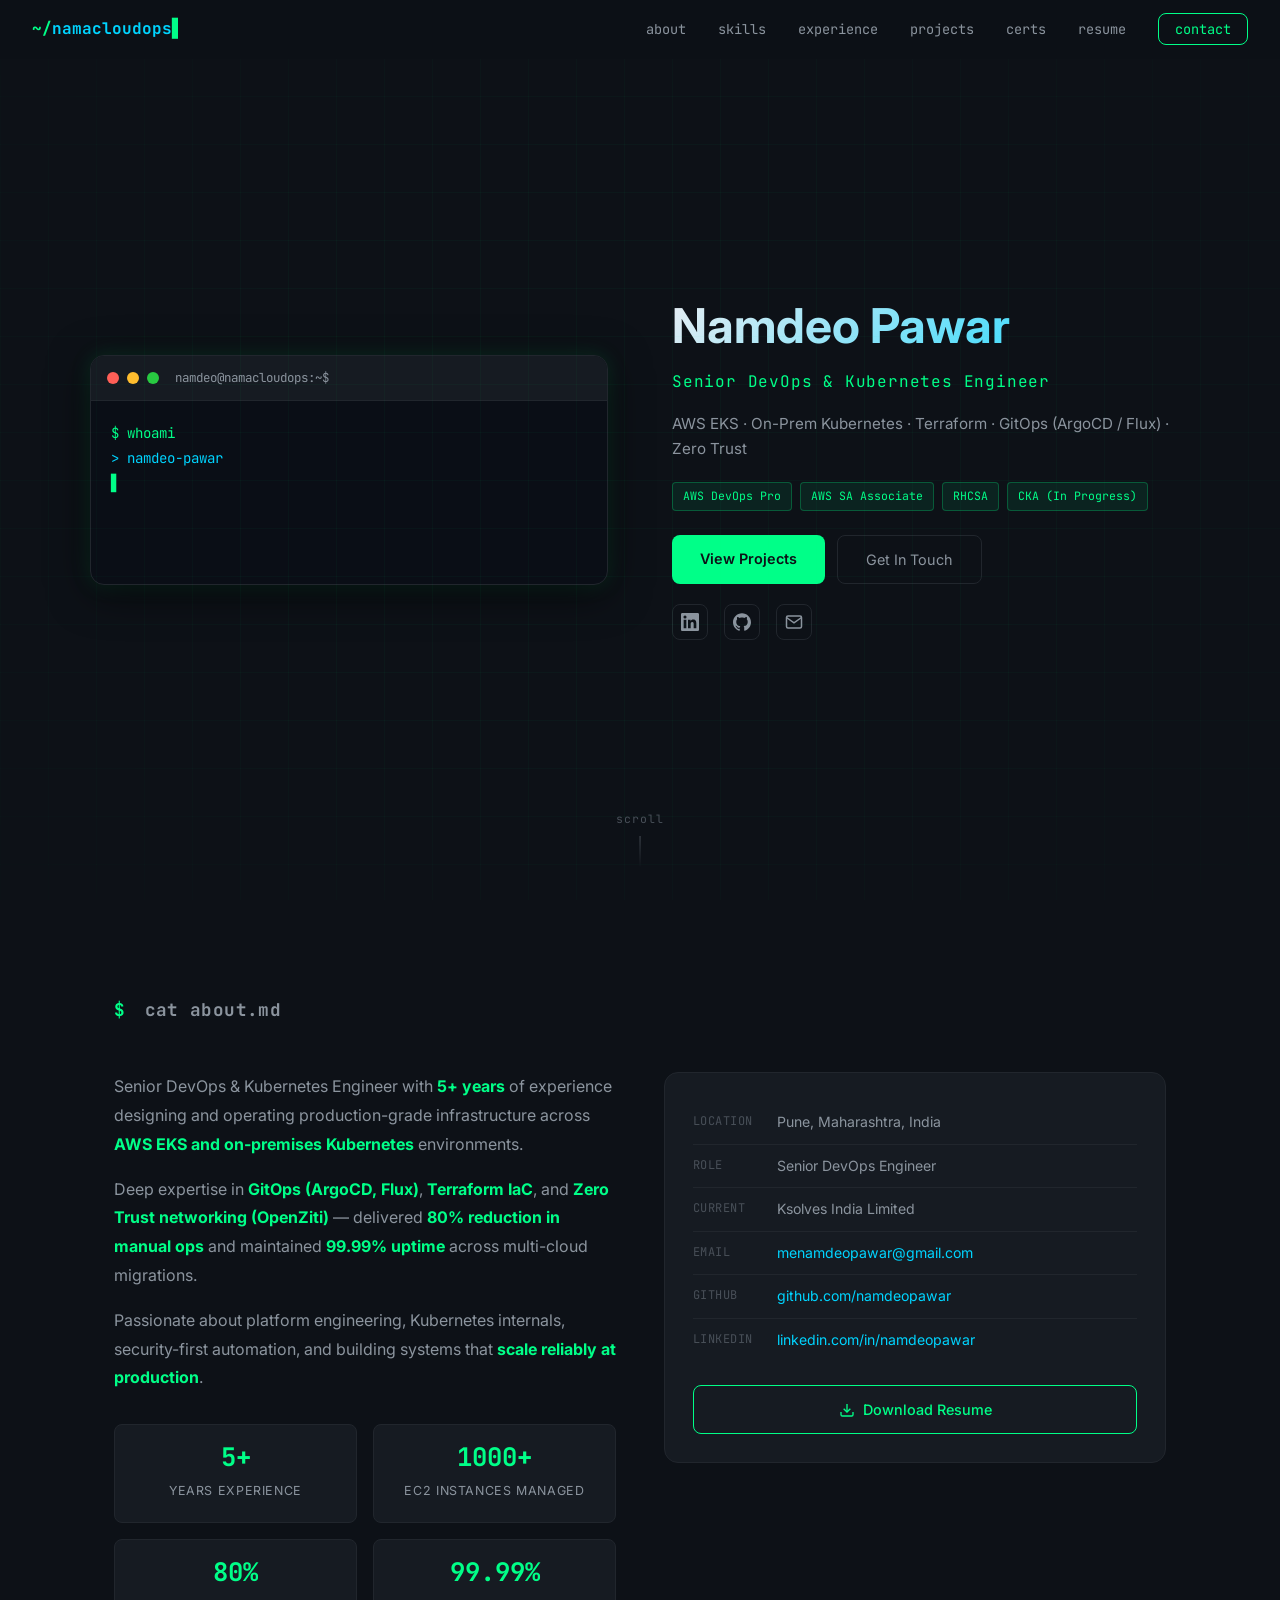
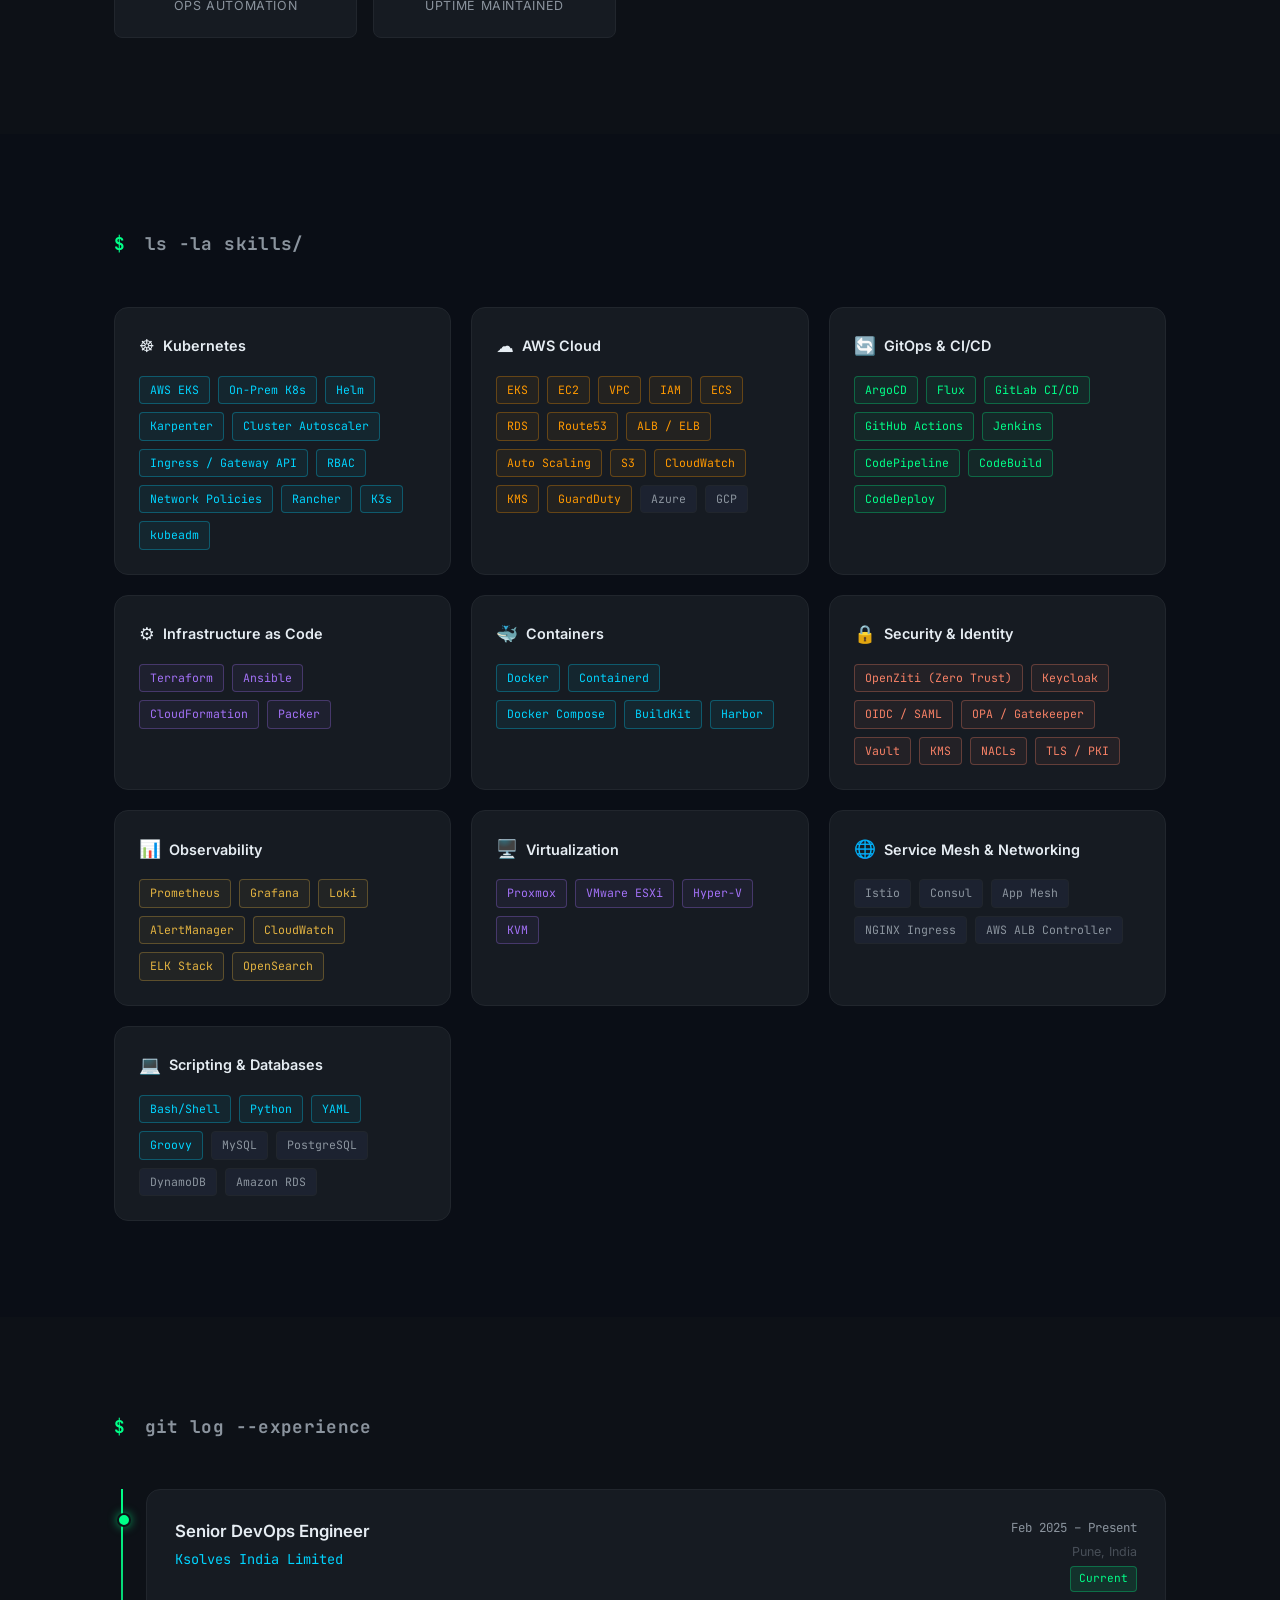
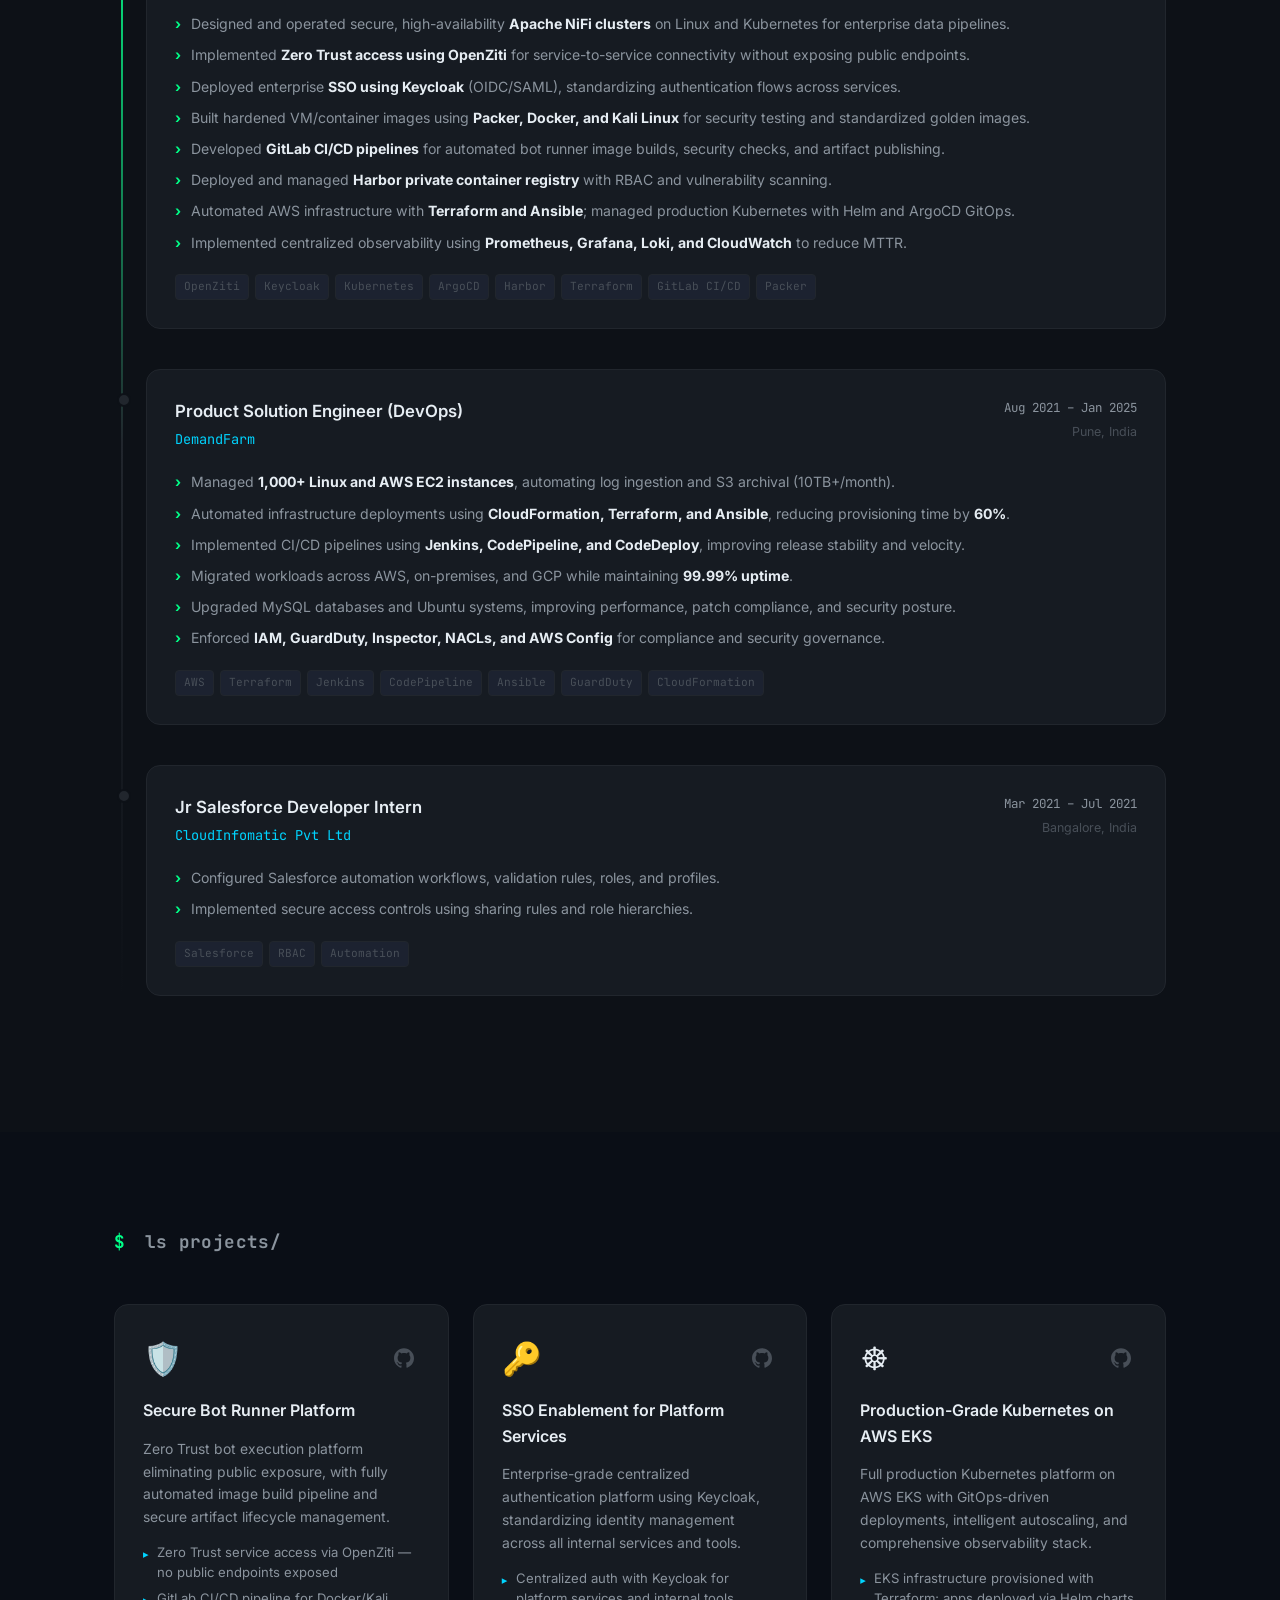
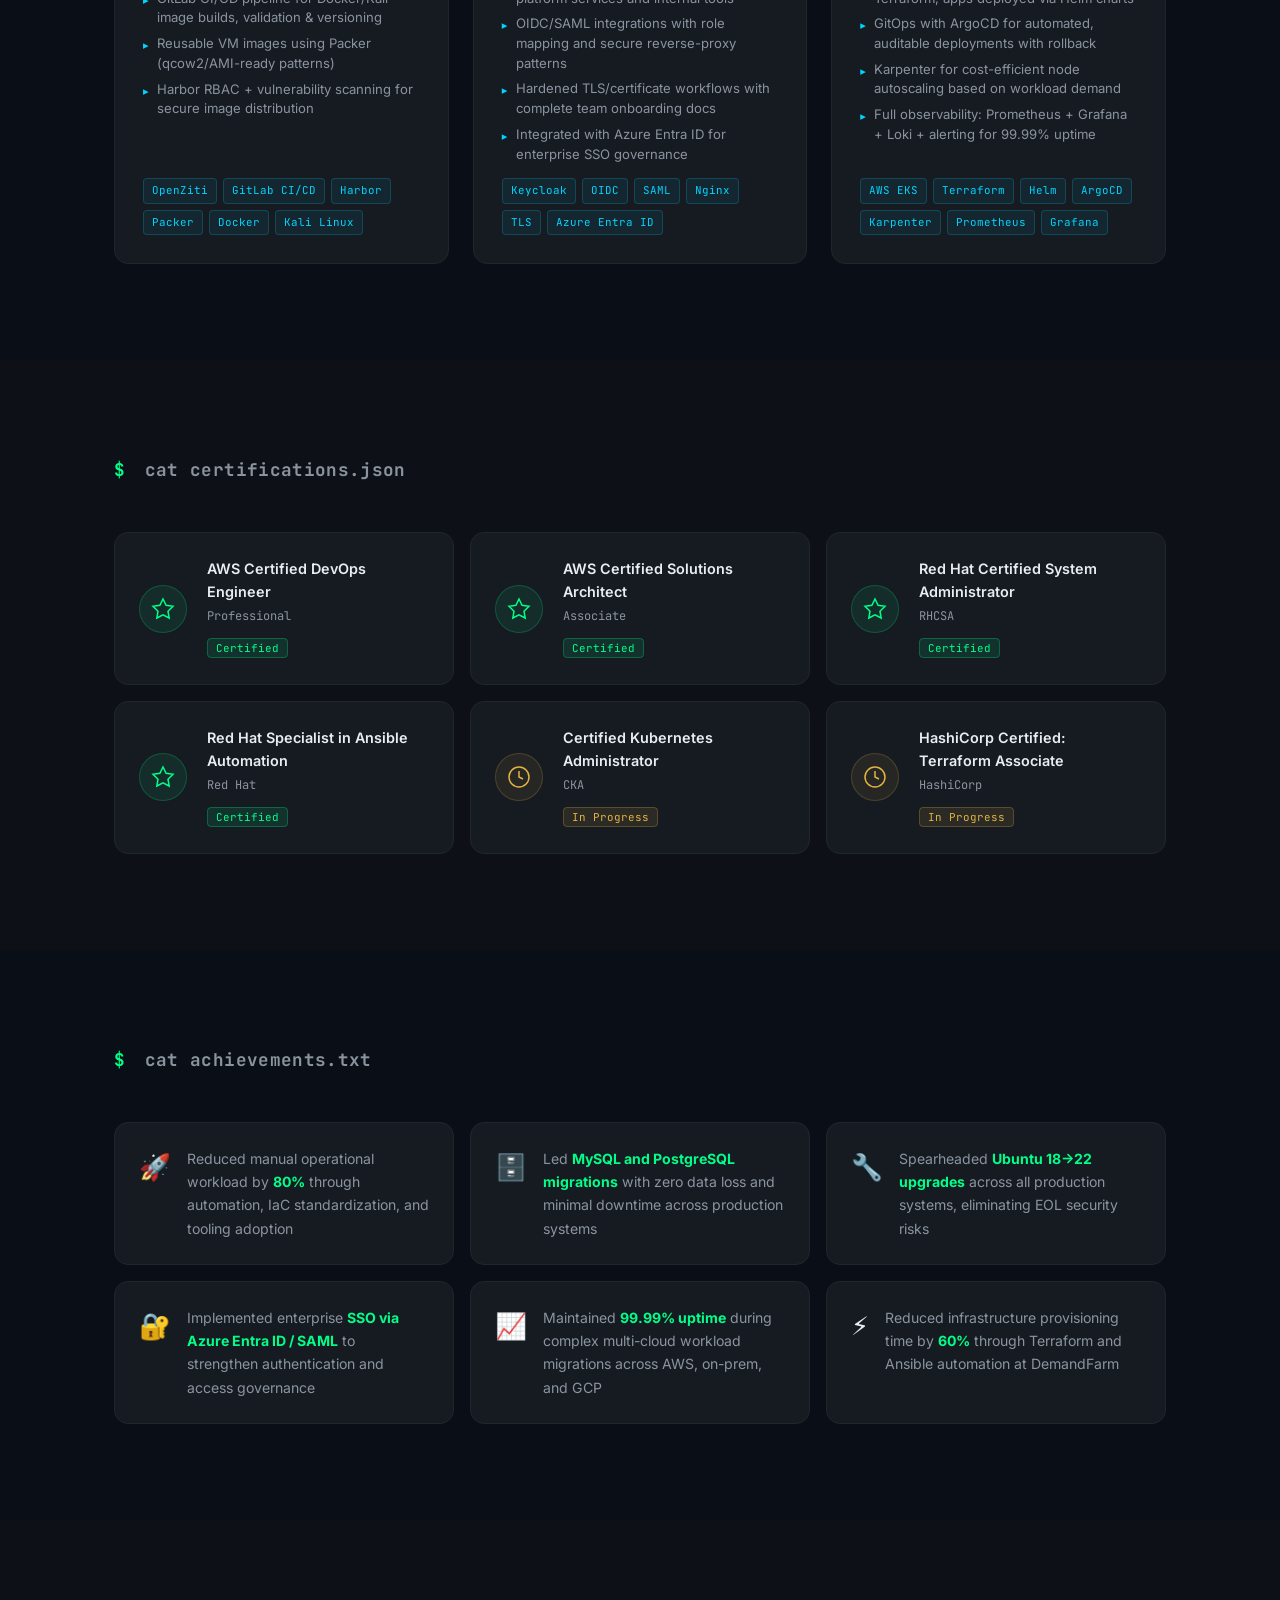
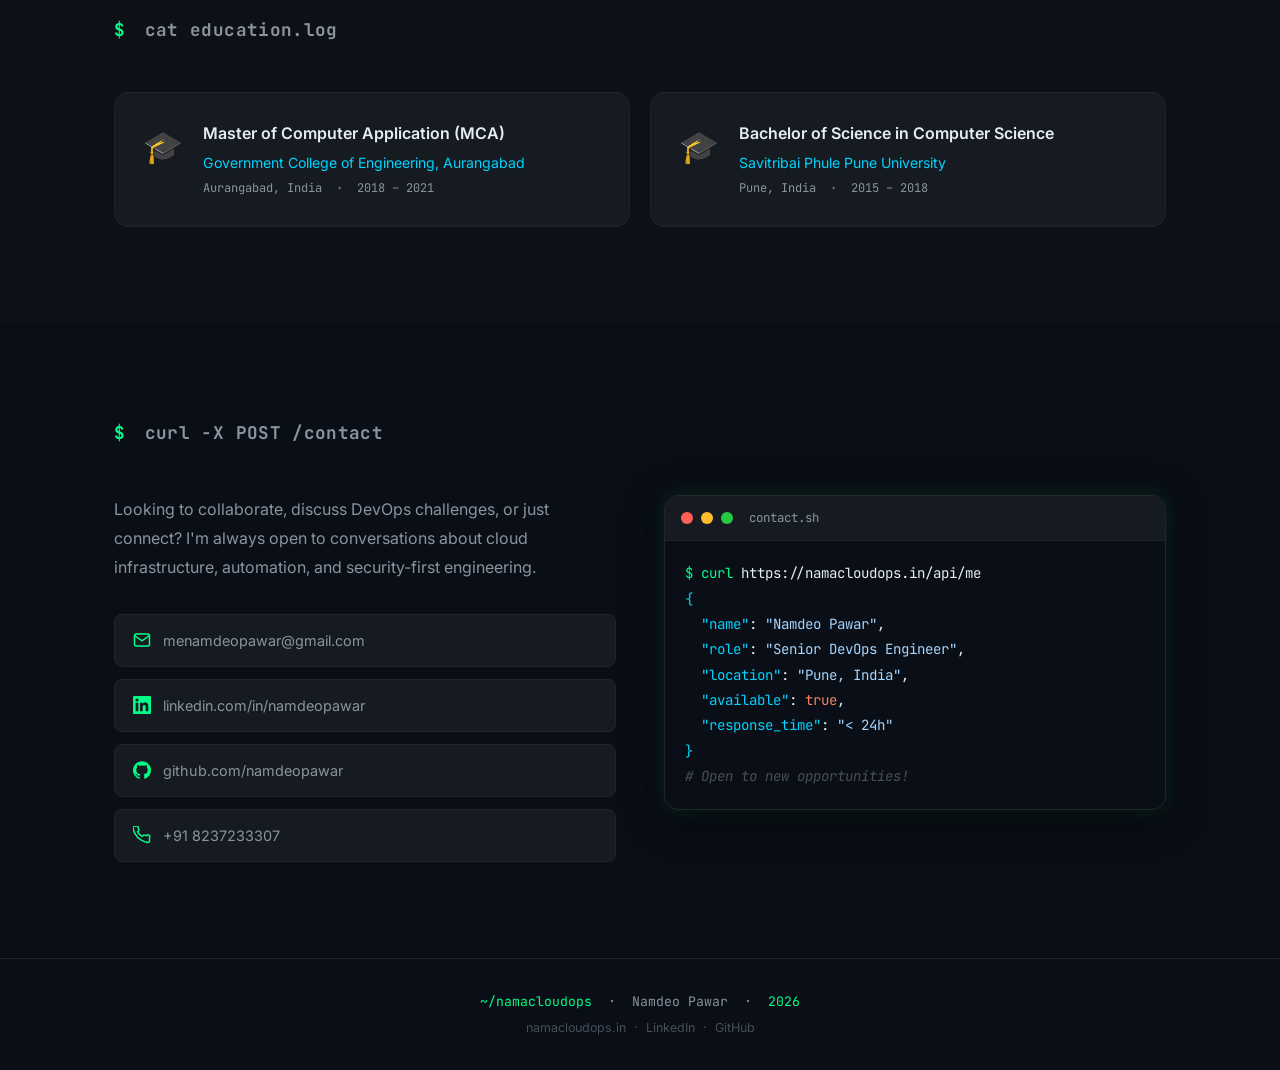
<file: index.html>
<!DOCTYPE html>
<html lang="en">
<head>
  <meta charset="UTF-8" />
  <meta name="viewport" content="width=device-width, initial-scale=1.0" />
  <meta name="description" content="Namdeo Pawar – Senior DevOps & Kubernetes Engineer specializing in AWS EKS, On-Prem Kubernetes, Terraform, GitOps (ArgoCD, Flux), and Zero Trust Networking. Based in Pune, India." />
  <meta name="keywords" content="DevOps Engineer, Kubernetes, AWS EKS, On-Prem K8s, Terraform, ArgoCD, Flux, GitOps, OpenZiti, Zero Trust, Keycloak, Prometheus, Grafana, Pune India" />
  <meta property="og:title" content="Namdeo Pawar | Senior DevOps & Kubernetes Engineer" />
  <meta property="og:description" content="Senior DevOps & Kubernetes Engineer with 5+ years building secure, production-grade cloud platforms on AWS EKS and on-prem Kubernetes." />
  <meta property="og:url" content="https://namacloudops.in" />
  <meta property="og:type" content="website" />
  <title>Namdeo Pawar | Senior DevOps & Kubernetes Engineer</title>
  <link rel="preconnect" href="https://fonts.googleapis.com" />
  <link rel="preconnect" href="https://fonts.gstatic.com" crossorigin />
  <link href="https://fonts.googleapis.com/css2?family=JetBrains+Mono:wght@400;500;700&family=Inter:wght@300;400;500;600;700&display=swap" rel="stylesheet" />
  <link rel="stylesheet" href="style.css" />
</head>
<body>

  <!-- NAV -->
  <nav class="navbar" id="navbar">
    <div class="nav-brand">
      <span class="prompt">~/</span><span class="brand-name">namacloudops</span><span class="cursor-blink">▋</span>
    </div>
    <button class="hamburger" id="hamburger" aria-label="Toggle menu">
      <span></span><span></span><span></span>
    </button>
    <ul class="nav-links" id="nav-links">
      <li><a href="#about">about</a></li>
      <li><a href="#skills">skills</a></li>
      <li><a href="#experience">experience</a></li>
      <li><a href="#projects">projects</a></li>
      <li><a href="#certifications">certs</a></li>
      <li><a href="/cv">resume</a></li>
      <li><a href="#contact" class="nav-cta">contact</a></li>
    </ul>
  </nav>

  <!-- HERO -->
  <section class="hero" id="home">
    <div class="hero-bg-grid"></div>
    <div class="hero-content">
      <div class="terminal-window">
        <div class="terminal-header">
          <span class="dot red"></span>
          <span class="dot yellow"></span>
          <span class="dot green"></span>
          <span class="terminal-title">namdeo@namacloudops:~$</span>
        </div>
        <div class="terminal-body">
          <div class="terminal-line" id="line1"></div>
          <div class="terminal-line" id="line2"></div>
          <div class="terminal-line" id="line3"></div>
          <div class="terminal-line" id="line4"></div>
          <div class="terminal-line" id="line5"></div>
          <div class="terminal-cursor" id="term-cursor">▋</div>
        </div>
      </div>
      <div class="hero-text">
        <h1 class="hero-name">Namdeo Pawar</h1>
        <p class="hero-title">Senior DevOps & Kubernetes Engineer</p>
        <p class="hero-tagline">AWS EKS · On-Prem Kubernetes · Terraform · GitOps (ArgoCD / Flux) · Zero Trust</p>
        <div class="hero-badges">
          <span class="badge">AWS DevOps Pro</span>
          <span class="badge">AWS SA Associate</span>
          <span class="badge">RHCSA</span>
          <span class="badge">CKA (In Progress)</span>
        </div>
        <div class="hero-actions">
          <a href="#projects" class="btn-primary">View Projects</a>
          <a href="#contact" class="btn-secondary">Get In Touch</a>
        </div>
        <div class="hero-socials">
          <a href="https://linkedin.com/in/namdeopawar" target="_blank" rel="noopener" aria-label="LinkedIn">
            <svg viewBox="0 0 24 24" fill="currentColor"><path d="M20.447 20.452h-3.554v-5.569c0-1.328-.027-3.037-1.852-3.037-1.853 0-2.136 1.445-2.136 2.939v5.667H9.351V9h3.414v1.561h.046c.477-.9 1.637-1.85 3.37-1.85 3.601 0 4.267 2.37 4.267 5.455v6.286zM5.337 7.433a2.062 2.062 0 01-2.063-2.065 2.064 2.064 0 112.063 2.065zm1.782 13.019H3.555V9h3.564v11.452zM22.225 0H1.771C.792 0 0 .774 0 1.729v20.542C0 23.227.792 24 1.771 24h20.451C23.2 24 24 23.227 24 22.271V1.729C24 .774 23.2 0 22.222 0h.003z"/></svg>
          </a>
          <a href="https://github.com/namdeopawar" target="_blank" rel="noopener" aria-label="GitHub">
            <svg viewBox="0 0 24 24" fill="currentColor"><path d="M12 .297c-6.63 0-12 5.373-12 12 0 5.303 3.438 9.8 8.205 11.385.6.113.82-.258.82-.577 0-.285-.01-1.04-.015-2.04-3.338.724-4.042-1.61-4.042-1.61C4.422 18.07 3.633 17.7 3.633 17.7c-1.087-.744.084-.729.084-.729 1.205.084 1.838 1.236 1.838 1.236 1.07 1.835 2.809 1.305 3.495.998.108-.776.417-1.305.76-1.605-2.665-.3-5.466-1.332-5.466-5.93 0-1.31.465-2.38 1.235-3.22-.135-.303-.54-1.523.105-3.176 0 0 1.005-.322 3.3 1.23.96-.267 1.98-.399 3-.405 1.02.006 2.04.138 3 .405 2.28-1.552 3.285-1.23 3.285-1.23.645 1.653.24 2.873.12 3.176.765.84 1.23 1.91 1.23 3.22 0 4.61-2.805 5.625-5.475 5.92.42.36.81 1.096.81 2.22 0 1.606-.015 2.896-.015 3.286 0 .315.21.69.825.57C20.565 22.092 24 17.592 24 12.297c0-6.627-5.373-12-12-12"/></svg>
          </a>
          <a href="mailto:menamdeopawar@gmail.com" aria-label="Email">
            <svg viewBox="0 0 24 24" fill="none" stroke="currentColor" stroke-width="2"><path d="M4 4h16c1.1 0 2 .9 2 2v12c0 1.1-.9 2-2 2H4c-1.1 0-2-.9-2-2V6c0-1.1.9-2 2-2z"/><polyline points="22,6 12,13 2,6"/></svg>
          </a>
        </div>
      </div>
    </div>
    <div class="scroll-indicator">
      <span>scroll</span>
      <div class="scroll-arrow"></div>
    </div>
  </section>

  <!-- ABOUT -->
  <section class="section" id="about">
    <div class="container">
      <h2 class="section-title"><span class="prompt">$</span> cat about.md</h2>
      <div class="about-grid">
        <div class="about-text fade-in">
          <p>Senior DevOps & Kubernetes Engineer with <strong>5+ years</strong> of experience designing and operating production-grade infrastructure across <strong>AWS EKS and on-premises Kubernetes</strong> environments.</p>
          <p>Deep expertise in <strong>GitOps (ArgoCD, Flux)</strong>, <strong>Terraform IaC</strong>, and <strong>Zero Trust networking (OpenZiti)</strong> — delivered <strong>80% reduction in manual ops</strong> and maintained <strong>99.99% uptime</strong> across multi-cloud migrations.</p>
          <p>Passionate about platform engineering, Kubernetes internals, security-first automation, and building systems that <strong>scale reliably at production</strong>.</p>
          <div class="about-stats">
            <div class="stat">
              <span class="stat-num">5+</span>
              <span class="stat-label">Years Experience</span>
            </div>
            <div class="stat">
              <span class="stat-num">1000+</span>
              <span class="stat-label">EC2 Instances Managed</span>
            </div>
            <div class="stat">
              <span class="stat-num">80%</span>
              <span class="stat-label">Ops Automation</span>
            </div>
            <div class="stat">
              <span class="stat-num">99.99%</span>
              <span class="stat-label">Uptime Maintained</span>
            </div>
          </div>
        </div>
        <div class="about-card fade-in">
          <div class="info-block">
            <div class="info-row"><span class="label">Location</span><span class="value">Pune, Maharashtra, India</span></div>
            <div class="info-row"><span class="label">Role</span><span class="value">Senior DevOps Engineer</span></div>
            <div class="info-row"><span class="label">Current</span><span class="value">Ksolves India Limited</span></div>
            <div class="info-row"><span class="label">Email</span><span class="value"><a href="mailto:menamdeopawar@gmail.com">menamdeopawar@gmail.com</a></span></div>
            <div class="info-row"><span class="label">GitHub</span><span class="value"><a href="https://github.com/namdeopawar" target="_blank">github.com/namdeopawar</a></span></div>
            <div class="info-row"><span class="label">LinkedIn</span><span class="value"><a href="https://linkedin.com/in/namdeopawar" target="_blank">linkedin.com/in/namdeopawar</a></span></div>
          </div>
          <a href="/cv" class="btn-download">
            <svg viewBox="0 0 24 24" fill="none" stroke="currentColor" stroke-width="2"><path d="M21 15v4a2 2 0 01-2 2H5a2 2 0 01-2-2v-4"/><polyline points="7 10 12 15 17 10"/><line x1="12" y1="15" x2="12" y2="3"/></svg>
            Download Resume
          </a>
        </div>
      </div>
    </div>
  </section>

  <!-- SKILLS -->
  <section class="section section-alt" id="skills">
    <div class="container">
      <h2 class="section-title"><span class="prompt">$</span> ls -la skills/</h2>
      <div class="skills-grid">

        <div class="skill-category fade-in">
          <h3><span class="skill-icon">☸️</span> Kubernetes</h3>
          <div class="skill-tags">
            <span class="tag tag-k8s">AWS EKS</span>
            <span class="tag tag-k8s">On-Prem K8s</span>
            <span class="tag tag-k8s">Helm</span>
            <span class="tag tag-k8s">Karpenter</span>
            <span class="tag tag-k8s">Cluster Autoscaler</span>
            <span class="tag tag-k8s">Ingress / Gateway API</span>
            <span class="tag tag-k8s">RBAC</span>
            <span class="tag tag-k8s">Network Policies</span>
            <span class="tag tag-k8s">Rancher</span>
            <span class="tag tag-k8s">K3s</span>
            <span class="tag tag-k8s">kubeadm</span>
          </div>
        </div>

        <div class="skill-category fade-in">
          <h3><span class="skill-icon">☁️</span> AWS Cloud</h3>
          <div class="skill-tags">
            <span class="tag tag-aws">EKS</span>
            <span class="tag tag-aws">EC2</span>
            <span class="tag tag-aws">VPC</span>
            <span class="tag tag-aws">IAM</span>
            <span class="tag tag-aws">ECS</span>
            <span class="tag tag-aws">RDS</span>
            <span class="tag tag-aws">Route53</span>
            <span class="tag tag-aws">ALB / ELB</span>
            <span class="tag tag-aws">Auto Scaling</span>
            <span class="tag tag-aws">S3</span>
            <span class="tag tag-aws">CloudWatch</span>
            <span class="tag tag-aws">KMS</span>
            <span class="tag tag-aws">GuardDuty</span>
            <span class="tag">Azure</span>
            <span class="tag">GCP</span>
          </div>
        </div>

        <div class="skill-category fade-in">
          <h3><span class="skill-icon">🔄</span> GitOps & CI/CD</h3>
          <div class="skill-tags">
            <span class="tag tag-cicd">ArgoCD</span>
            <span class="tag tag-cicd">Flux</span>
            <span class="tag tag-cicd">GitLab CI/CD</span>
            <span class="tag tag-cicd">GitHub Actions</span>
            <span class="tag tag-cicd">Jenkins</span>
            <span class="tag tag-cicd">CodePipeline</span>
            <span class="tag tag-cicd">CodeBuild</span>
            <span class="tag tag-cicd">CodeDeploy</span>
          </div>
        </div>

        <div class="skill-category fade-in">
          <h3><span class="skill-icon">⚙️</span> Infrastructure as Code</h3>
          <div class="skill-tags">
            <span class="tag tag-iac">Terraform</span>
            <span class="tag tag-iac">Ansible</span>
            <span class="tag tag-iac">CloudFormation</span>
            <span class="tag tag-iac">Packer</span>
          </div>
        </div>

        <div class="skill-category fade-in">
          <h3><span class="skill-icon">🐳</span> Containers</h3>
          <div class="skill-tags">
            <span class="tag tag-k8s">Docker</span>
            <span class="tag tag-k8s">Containerd</span>
            <span class="tag tag-k8s">Docker Compose</span>
            <span class="tag tag-k8s">BuildKit</span>
            <span class="tag tag-k8s">Harbor</span>
          </div>
        </div>

        <div class="skill-category fade-in">
          <h3><span class="skill-icon">🔒</span> Security & Identity</h3>
          <div class="skill-tags">
            <span class="tag tag-sec">OpenZiti (Zero Trust)</span>
            <span class="tag tag-sec">Keycloak</span>
            <span class="tag tag-sec">OIDC / SAML</span>
            <span class="tag tag-sec">OPA / Gatekeeper</span>
            <span class="tag tag-sec">Vault</span>
            <span class="tag tag-sec">KMS</span>
            <span class="tag tag-sec">NACLs</span>
            <span class="tag tag-sec">TLS / PKI</span>
          </div>
        </div>

        <div class="skill-category fade-in">
          <h3><span class="skill-icon">📊</span> Observability</h3>
          <div class="skill-tags">
            <span class="tag tag-obs">Prometheus</span>
            <span class="tag tag-obs">Grafana</span>
            <span class="tag tag-obs">Loki</span>
            <span class="tag tag-obs">AlertManager</span>
            <span class="tag tag-obs">CloudWatch</span>
            <span class="tag tag-obs">ELK Stack</span>
            <span class="tag tag-obs">OpenSearch</span>
          </div>
        </div>

        <div class="skill-category fade-in">
          <h3><span class="skill-icon">🖥️</span> Virtualization</h3>
          <div class="skill-tags">
            <span class="tag tag-virt">Proxmox</span>
            <span class="tag tag-virt">VMware ESXi</span>
            <span class="tag tag-virt">Hyper-V</span>
            <span class="tag tag-virt">KVM</span>
          </div>
        </div>

        <div class="skill-category fade-in">
          <h3><span class="skill-icon">🌐</span> Service Mesh & Networking</h3>
          <div class="skill-tags">
            <span class="tag">Istio</span>
            <span class="tag">Consul</span>
            <span class="tag">App Mesh</span>
            <span class="tag">NGINX Ingress</span>
            <span class="tag">AWS ALB Controller</span>
          </div>
        </div>

        <div class="skill-category fade-in">
          <h3><span class="skill-icon">💻</span> Scripting & Databases</h3>
          <div class="skill-tags">
            <span class="tag tag-script">Bash/Shell</span>
            <span class="tag tag-script">Python</span>
            <span class="tag tag-script">YAML</span>
            <span class="tag tag-script">Groovy</span>
            <span class="tag">MySQL</span>
            <span class="tag">PostgreSQL</span>
            <span class="tag">DynamoDB</span>
            <span class="tag">Amazon RDS</span>
          </div>
        </div>

      </div>
    </div>
  </section>

  <!-- EXPERIENCE -->
  <section class="section" id="experience">
    <div class="container">
      <h2 class="section-title"><span class="prompt">$</span> git log --experience</h2>
      <div class="timeline">

        <div class="timeline-item fade-in">
          <div class="timeline-dot current"></div>
          <div class="timeline-card">
            <div class="timeline-header">
              <div>
                <h3 class="job-title">Senior DevOps Engineer</h3>
                <p class="company">Ksolves India Limited</p>
              </div>
              <div class="timeline-meta">
                <span class="date">Feb 2025 – Present</span>
                <span class="location">Pune, India</span>
                <span class="badge-current">Current</span>
              </div>
            </div>
            <ul class="job-points">
              <li>Designed and operated secure, high-availability <strong>Apache NiFi clusters</strong> on Linux and Kubernetes for enterprise data pipelines.</li>
              <li>Implemented <strong>Zero Trust access using OpenZiti</strong> for service-to-service connectivity without exposing public endpoints.</li>
              <li>Deployed enterprise <strong>SSO using Keycloak</strong> (OIDC/SAML), standardizing authentication flows across services.</li>
              <li>Built hardened VM/container images using <strong>Packer, Docker, and Kali Linux</strong> for security testing and standardized golden images.</li>
              <li>Developed <strong>GitLab CI/CD pipelines</strong> for automated bot runner image builds, security checks, and artifact publishing.</li>
              <li>Deployed and managed <strong>Harbor private container registry</strong> with RBAC and vulnerability scanning.</li>
              <li>Automated AWS infrastructure with <strong>Terraform and Ansible</strong>; managed production Kubernetes with Helm and ArgoCD GitOps.</li>
              <li>Implemented centralized observability using <strong>Prometheus, Grafana, Loki, and CloudWatch</strong> to reduce MTTR.</li>
            </ul>
            <div class="tech-stack">
              <span class="tech">OpenZiti</span><span class="tech">Keycloak</span><span class="tech">Kubernetes</span><span class="tech">ArgoCD</span><span class="tech">Harbor</span><span class="tech">Terraform</span><span class="tech">GitLab CI/CD</span><span class="tech">Packer</span>
            </div>
          </div>
        </div>

        <div class="timeline-item fade-in">
          <div class="timeline-dot"></div>
          <div class="timeline-card">
            <div class="timeline-header">
              <div>
                <h3 class="job-title">Product Solution Engineer (DevOps)</h3>
                <p class="company">DemandFarm</p>
              </div>
              <div class="timeline-meta">
                <span class="date">Aug 2021 – Jan 2025</span>
                <span class="location">Pune, India</span>
              </div>
            </div>
            <ul class="job-points">
              <li>Managed <strong>1,000+ Linux and AWS EC2 instances</strong>, automating log ingestion and S3 archival (10TB+/month).</li>
              <li>Automated infrastructure deployments using <strong>CloudFormation, Terraform, and Ansible</strong>, reducing provisioning time by <strong>60%</strong>.</li>
              <li>Implemented CI/CD pipelines using <strong>Jenkins, CodePipeline, and CodeDeploy</strong>, improving release stability and velocity.</li>
              <li>Migrated workloads across AWS, on-premises, and GCP while maintaining <strong>99.99% uptime</strong>.</li>
              <li>Upgraded MySQL databases and Ubuntu systems, improving performance, patch compliance, and security posture.</li>
              <li>Enforced <strong>IAM, GuardDuty, Inspector, NACLs, and AWS Config</strong> for compliance and security governance.</li>
            </ul>
            <div class="tech-stack">
              <span class="tech">AWS</span><span class="tech">Terraform</span><span class="tech">Jenkins</span><span class="tech">CodePipeline</span><span class="tech">Ansible</span><span class="tech">GuardDuty</span><span class="tech">CloudFormation</span>
            </div>
          </div>
        </div>

        <div class="timeline-item fade-in">
          <div class="timeline-dot"></div>
          <div class="timeline-card">
            <div class="timeline-header">
              <div>
                <h3 class="job-title">Jr Salesforce Developer Intern</h3>
                <p class="company">CloudInfomatic Pvt Ltd</p>
              </div>
              <div class="timeline-meta">
                <span class="date">Mar 2021 – Jul 2021</span>
                <span class="location">Bangalore, India</span>
              </div>
            </div>
            <ul class="job-points">
              <li>Configured Salesforce automation workflows, validation rules, roles, and profiles.</li>
              <li>Implemented secure access controls using sharing rules and role hierarchies.</li>
            </ul>
            <div class="tech-stack">
              <span class="tech">Salesforce</span><span class="tech">RBAC</span><span class="tech">Automation</span>
            </div>
          </div>
        </div>

      </div>
    </div>
  </section>

  <!-- PROJECTS -->
  <section class="section section-alt" id="projects">
    <div class="container">
      <h2 class="section-title"><span class="prompt">$</span> ls projects/</h2>
      <div class="projects-grid">

        <div class="project-card fade-in">
          <div class="project-header">
            <div class="project-icon">🛡️</div>
            <a href="https://github.com/namdeopawar" target="_blank" rel="noopener" class="project-gh" aria-label="GitHub">
              <svg viewBox="0 0 24 24" fill="currentColor"><path d="M12 .297c-6.63 0-12 5.373-12 12 0 5.303 3.438 9.8 8.205 11.385.6.113.82-.258.82-.577 0-.285-.01-1.04-.015-2.04-3.338.724-4.042-1.61-4.042-1.61C4.422 18.07 3.633 17.7 3.633 17.7c-1.087-.744.084-.729.084-.729 1.205.084 1.838 1.236 1.838 1.236 1.07 1.835 2.809 1.305 3.495.998.108-.776.417-1.305.76-1.605-2.665-.3-5.466-1.332-5.466-5.93 0-1.31.465-2.38 1.235-3.22-.135-.303-.54-1.523.105-3.176 0 0 1.005-.322 3.3 1.23.96-.267 1.98-.399 3-.405 1.02.006 2.04.138 3 .405 2.28-1.552 3.285-1.23 3.285-1.23.645 1.653.24 2.873.12 3.176.765.84 1.23 1.91 1.23 3.22 0 4.61-2.805 5.625-5.475 5.92.42.36.81 1.096.81 2.22 0 1.606-.015 2.896-.015 3.286 0 .315.21.69.825.57C20.565 22.092 24 17.592 24 12.297c0-6.627-5.373-12-12-12"/></svg>
            </a>
          </div>
          <h3>Secure Bot Runner Platform</h3>
          <p class="project-desc">Zero Trust bot execution platform eliminating public exposure, with fully automated image build pipeline and secure artifact lifecycle management.</p>
          <ul class="project-highlights">
            <li>Zero Trust service access via OpenZiti — no public endpoints exposed</li>
            <li>GitLab CI/CD pipeline for Docker/Kali image builds, validation & versioning</li>
            <li>Reusable VM images using Packer (qcow2/AMI-ready patterns)</li>
            <li>Harbor RBAC + vulnerability scanning for secure image distribution</li>
          </ul>
          <div class="project-tags">
            <span>OpenZiti</span><span>GitLab CI/CD</span><span>Harbor</span><span>Packer</span><span>Docker</span><span>Kali Linux</span>
          </div>
        </div>

        <div class="project-card fade-in">
          <div class="project-header">
            <div class="project-icon">🔑</div>
            <a href="https://github.com/namdeopawar" target="_blank" rel="noopener" class="project-gh" aria-label="GitHub">
              <svg viewBox="0 0 24 24" fill="currentColor"><path d="M12 .297c-6.63 0-12 5.373-12 12 0 5.303 3.438 9.8 8.205 11.385.6.113.82-.258.82-.577 0-.285-.01-1.04-.015-2.04-3.338.724-4.042-1.61-4.042-1.61C4.422 18.07 3.633 17.7 3.633 17.7c-1.087-.744.084-.729.084-.729 1.205.084 1.838 1.236 1.838 1.236 1.07 1.835 2.809 1.305 3.495.998.108-.776.417-1.305.76-1.605-2.665-.3-5.466-1.332-5.466-5.93 0-1.31.465-2.38 1.235-3.22-.135-.303-.54-1.523.105-3.176 0 0 1.005-.322 3.3 1.23.96-.267 1.98-.399 3-.405 1.02.006 2.04.138 3 .405 2.28-1.552 3.285-1.23 3.285-1.23.645 1.653.24 2.873.12 3.176.765.84 1.23 1.91 1.23 3.22 0 4.61-2.805 5.625-5.475 5.92.42.36.81 1.096.81 2.22 0 1.606-.015 2.896-.015 3.286 0 .315.21.69.825.57C20.565 22.092 24 17.592 24 12.297c0-6.627-5.373-12-12-12"/></svg>
            </a>
          </div>
          <h3>SSO Enablement for Platform Services</h3>
          <p class="project-desc">Enterprise-grade centralized authentication platform using Keycloak, standardizing identity management across all internal services and tools.</p>
          <ul class="project-highlights">
            <li>Centralized auth with Keycloak for platform services and internal tools</li>
            <li>OIDC/SAML integrations with role mapping and secure reverse-proxy patterns</li>
            <li>Hardened TLS/certificate workflows with complete team onboarding docs</li>
            <li>Integrated with Azure Entra ID for enterprise SSO governance</li>
          </ul>
          <div class="project-tags">
            <span>Keycloak</span><span>OIDC</span><span>SAML</span><span>Nginx</span><span>TLS</span><span>Azure Entra ID</span>
          </div>
        </div>

        <div class="project-card fade-in">
          <div class="project-header">
            <div class="project-icon">☸️</div>
            <a href="https://github.com/namdeopawar" target="_blank" rel="noopener" class="project-gh" aria-label="GitHub">
              <svg viewBox="0 0 24 24" fill="currentColor"><path d="M12 .297c-6.63 0-12 5.373-12 12 0 5.303 3.438 9.8 8.205 11.385.6.113.82-.258.82-.577 0-.285-.01-1.04-.015-2.04-3.338.724-4.042-1.61-4.042-1.61C4.422 18.07 3.633 17.7 3.633 17.7c-1.087-.744.084-.729.084-.729 1.205.084 1.838 1.236 1.838 1.236 1.07 1.835 2.809 1.305 3.495.998.108-.776.417-1.305.76-1.605-2.665-.3-5.466-1.332-5.466-5.93 0-1.31.465-2.38 1.235-3.22-.135-.303-.54-1.523.105-3.176 0 0 1.005-.322 3.3 1.23.96-.267 1.98-.399 3-.405 1.02.006 2.04.138 3 .405 2.28-1.552 3.285-1.23 3.285-1.23.645 1.653.24 2.873.12 3.176.765.84 1.23 1.91 1.23 3.22 0 4.61-2.805 5.625-5.475 5.92.42.36.81 1.096.81 2.22 0 1.606-.015 2.896-.015 3.286 0 .315.21.69.825.57C20.565 22.092 24 17.592 24 12.297c0-6.627-5.373-12-12-12"/></svg>
            </a>
          </div>
          <h3>Production-Grade Kubernetes on AWS EKS</h3>
          <p class="project-desc">Full production Kubernetes platform on AWS EKS with GitOps-driven deployments, intelligent autoscaling, and comprehensive observability stack.</p>
          <ul class="project-highlights">
            <li>EKS infrastructure provisioned with Terraform; apps deployed via Helm charts</li>
            <li>GitOps with ArgoCD for automated, auditable deployments with rollback</li>
            <li>Karpenter for cost-efficient node autoscaling based on workload demand</li>
            <li>Full observability: Prometheus + Grafana + Loki + alerting for 99.99% uptime</li>
          </ul>
          <div class="project-tags">
            <span>AWS EKS</span><span>Terraform</span><span>Helm</span><span>ArgoCD</span><span>Karpenter</span><span>Prometheus</span><span>Grafana</span>
          </div>
        </div>

      </div>
    </div>
  </section>

  <!-- CERTIFICATIONS -->
  <section class="section" id="certifications">
    <div class="container">
      <h2 class="section-title"><span class="prompt">$</span> cat certifications.json</h2>
      <div class="certs-grid">

        <div class="cert-card fade-in">
          <div class="cert-badge">
            <svg viewBox="0 0 24 24" fill="none" stroke="currentColor" stroke-width="1.5"><path d="M12 2l3.09 6.26L22 9.27l-5 4.87 1.18 6.88L12 17.77l-6.18 3.25L7 14.14 2 9.27l6.91-1.01L12 2z"/></svg>
          </div>
          <div class="cert-info">
            <h3>AWS Certified DevOps Engineer</h3>
            <p class="cert-level">Professional</p>
            <span class="cert-status earned-badge">Certified</span>
          </div>
        </div>

        <div class="cert-card fade-in">
          <div class="cert-badge">
            <svg viewBox="0 0 24 24" fill="none" stroke="currentColor" stroke-width="1.5"><path d="M12 2l3.09 6.26L22 9.27l-5 4.87 1.18 6.88L12 17.77l-6.18 3.25L7 14.14 2 9.27l6.91-1.01L12 2z"/></svg>
          </div>
          <div class="cert-info">
            <h3>AWS Certified Solutions Architect</h3>
            <p class="cert-level">Associate</p>
            <span class="cert-status earned-badge">Certified</span>
          </div>
        </div>

        <div class="cert-card fade-in">
          <div class="cert-badge">
            <svg viewBox="0 0 24 24" fill="none" stroke="currentColor" stroke-width="1.5"><path d="M12 2l3.09 6.26L22 9.27l-5 4.87 1.18 6.88L12 17.77l-6.18 3.25L7 14.14 2 9.27l6.91-1.01L12 2z"/></svg>
          </div>
          <div class="cert-info">
            <h3>Red Hat Certified System Administrator</h3>
            <p class="cert-level">RHCSA</p>
            <span class="cert-status earned-badge">Certified</span>
          </div>
        </div>

        <div class="cert-card fade-in">
          <div class="cert-badge">
            <svg viewBox="0 0 24 24" fill="none" stroke="currentColor" stroke-width="1.5"><path d="M12 2l3.09 6.26L22 9.27l-5 4.87 1.18 6.88L12 17.77l-6.18 3.25L7 14.14 2 9.27l6.91-1.01L12 2z"/></svg>
          </div>
          <div class="cert-info">
            <h3>Red Hat Specialist in Ansible Automation</h3>
            <p class="cert-level">Red Hat</p>
            <span class="cert-status earned-badge">Certified</span>
          </div>
        </div>

        <div class="cert-card fade-in in-progress">
          <div class="cert-badge">
            <svg viewBox="0 0 24 24" fill="none" stroke="currentColor" stroke-width="1.5"><circle cx="12" cy="12" r="10"/><polyline points="12 6 12 12 16 14"/></svg>
          </div>
          <div class="cert-info">
            <h3>Certified Kubernetes Administrator</h3>
            <p class="cert-level">CKA</p>
            <span class="cert-status progress-badge">In Progress</span>
          </div>
        </div>

        <div class="cert-card fade-in in-progress">
          <div class="cert-badge">
            <svg viewBox="0 0 24 24" fill="none" stroke="currentColor" stroke-width="1.5"><circle cx="12" cy="12" r="10"/><polyline points="12 6 12 12 16 14"/></svg>
          </div>
          <div class="cert-info">
            <h3>HashiCorp Certified: Terraform Associate</h3>
            <p class="cert-level">HashiCorp</p>
            <span class="cert-status progress-badge">In Progress</span>
          </div>
        </div>

      </div>
    </div>
  </section>

  <!-- ACHIEVEMENTS -->
  <section class="section section-alt" id="achievements">
    <div class="container">
      <h2 class="section-title"><span class="prompt">$</span> cat achievements.txt</h2>
      <div class="achievements-grid">
        <div class="achievement-card fade-in">
          <span class="ach-icon">🚀</span>
          <p>Reduced manual operational workload by <strong>80%</strong> through automation, IaC standardization, and tooling adoption</p>
        </div>
        <div class="achievement-card fade-in">
          <span class="ach-icon">🗄️</span>
          <p>Led <strong>MySQL and PostgreSQL migrations</strong> with zero data loss and minimal downtime across production systems</p>
        </div>
        <div class="achievement-card fade-in">
          <span class="ach-icon">🔧</span>
          <p>Spearheaded <strong>Ubuntu 18→22 upgrades</strong> across all production systems, eliminating EOL security risks</p>
        </div>
        <div class="achievement-card fade-in">
          <span class="ach-icon">🔐</span>
          <p>Implemented enterprise <strong>SSO via Azure Entra ID / SAML</strong> to strengthen authentication and access governance</p>
        </div>
        <div class="achievement-card fade-in">
          <span class="ach-icon">📈</span>
          <p>Maintained <strong>99.99% uptime</strong> during complex multi-cloud workload migrations across AWS, on-prem, and GCP</p>
        </div>
        <div class="achievement-card fade-in">
          <span class="ach-icon">⚡</span>
          <p>Reduced infrastructure provisioning time by <strong>60%</strong> through Terraform and Ansible automation at DemandFarm</p>
        </div>
      </div>
    </div>
  </section>

  <!-- EDUCATION -->
  <section class="section" id="education">
    <div class="container">
      <h2 class="section-title"><span class="prompt">$</span> cat education.log</h2>
      <div class="edu-grid">
        <div class="edu-card fade-in">
          <div class="edu-icon">🎓</div>
          <div class="edu-info">
            <h3>Master of Computer Application (MCA)</h3>
            <p class="edu-school">Government College of Engineering, Aurangabad</p>
            <p class="edu-meta">Aurangabad, India &nbsp;·&nbsp; 2018 – 2021</p>
          </div>
        </div>
        <div class="edu-card fade-in">
          <div class="edu-icon">🎓</div>
          <div class="edu-info">
            <h3>Bachelor of Science in Computer Science</h3>
            <p class="edu-school">Savitribai Phule Pune University</p>
            <p class="edu-meta">Pune, India &nbsp;·&nbsp; 2015 – 2018</p>
          </div>
        </div>
      </div>
    </div>
  </section>

  <!-- CONTACT -->
  <section class="section section-alt" id="contact">
    <div class="container">
      <h2 class="section-title"><span class="prompt">$</span> curl -X POST /contact</h2>
      <div class="contact-wrapper">
        <div class="contact-text fade-in">
          <p>Looking to collaborate, discuss DevOps challenges, or just connect? I'm always open to conversations about cloud infrastructure, automation, and security-first engineering.</p>
          <div class="contact-links">
            <a href="mailto:menamdeopawar@gmail.com" class="contact-item">
              <svg viewBox="0 0 24 24" fill="none" stroke="currentColor" stroke-width="2"><path d="M4 4h16c1.1 0 2 .9 2 2v12c0 1.1-.9 2-2 2H4c-1.1 0-2-.9-2-2V6c0-1.1.9-2 2-2z"/><polyline points="22,6 12,13 2,6"/></svg>
              menamdeopawar@gmail.com
            </a>
            <a href="https://linkedin.com/in/namdeopawar" target="_blank" rel="noopener" class="contact-item">
              <svg viewBox="0 0 24 24" fill="currentColor"><path d="M20.447 20.452h-3.554v-5.569c0-1.328-.027-3.037-1.852-3.037-1.853 0-2.136 1.445-2.136 2.939v5.667H9.351V9h3.414v1.561h.046c.477-.9 1.637-1.85 3.37-1.85 3.601 0 4.267 2.37 4.267 5.455v6.286zM5.337 7.433a2.062 2.062 0 01-2.063-2.065 2.064 2.064 0 112.063 2.065zm1.782 13.019H3.555V9h3.564v11.452zM22.225 0H1.771C.792 0 0 .774 0 1.729v20.542C0 23.227.792 24 1.771 24h20.451C23.2 24 24 23.227 24 22.271V1.729C24 .774 23.2 0 22.222 0h.003z"/></svg>
              linkedin.com/in/namdeopawar
            </a>
            <a href="https://github.com/namdeopawar" target="_blank" rel="noopener" class="contact-item">
              <svg viewBox="0 0 24 24" fill="currentColor"><path d="M12 .297c-6.63 0-12 5.373-12 12 0 5.303 3.438 9.8 8.205 11.385.6.113.82-.258.82-.577 0-.285-.01-1.04-.015-2.04-3.338.724-4.042-1.61-4.042-1.61C4.422 18.07 3.633 17.7 3.633 17.7c-1.087-.744.084-.729.084-.729 1.205.084 1.838 1.236 1.838 1.236 1.07 1.835 2.809 1.305 3.495.998.108-.776.417-1.305.76-1.605-2.665-.3-5.466-1.332-5.466-5.93 0-1.31.465-2.38 1.235-3.22-.135-.303-.54-1.523.105-3.176 0 0 1.005-.322 3.3 1.23.96-.267 1.98-.399 3-.405 1.02.006 2.04.138 3 .405 2.28-1.552 3.285-1.23 3.285-1.23.645 1.653.24 2.873.12 3.176.765.84 1.23 1.91 1.23 3.22 0 4.61-2.805 5.625-5.475 5.92.42.36.81 1.096.81 2.22 0 1.606-.015 2.896-.015 3.286 0 .315.21.69.825.57C20.565 22.092 24 17.592 24 12.297c0-6.627-5.373-12-12-12"/></svg>
              github.com/namdeopawar
            </a>
            <a href="tel:+918237233307" class="contact-item">
              <svg viewBox="0 0 24 24" fill="none" stroke="currentColor" stroke-width="2"><path d="M22 16.92v3a2 2 0 01-2.18 2 19.79 19.79 0 01-8.63-3.07A19.5 19.5 0 013.07 10.8a19.79 19.79 0 01-3.07-8.67A2 2 0 012 0h3a2 2 0 012 1.72 12.84 12.84 0 00.7 2.81 2 2 0 01-.45 2.11L6.09 7.91a16 16 0 006 6l1.27-1.27a2 2 0 012.11-.45 12.84 12.84 0 002.81.7A2 2 0 0122 14.92z"/></svg>
              +91 8237233307
            </a>
          </div>
        </div>
        <div class="contact-terminal fade-in">
          <div class="terminal-window small">
            <div class="terminal-header">
              <span class="dot red"></span>
              <span class="dot yellow"></span>
              <span class="dot green"></span>
              <span class="terminal-title">contact.sh</span>
            </div>
            <div class="terminal-body">
              <p><span class="t-cmd">$</span> <span class="t-green">curl</span> https://namacloudops.in/api/me</p>
              <p><span class="t-cyan">{</span></p>
              <p>&nbsp;&nbsp;<span class="t-key">"name"</span>: <span class="t-str">"Namdeo Pawar"</span>,</p>
              <p>&nbsp;&nbsp;<span class="t-key">"role"</span>: <span class="t-str">"Senior DevOps Engineer"</span>,</p>
              <p>&nbsp;&nbsp;<span class="t-key">"location"</span>: <span class="t-str">"Pune, India"</span>,</p>
              <p>&nbsp;&nbsp;<span class="t-key">"available"</span>: <span class="t-bool">true</span>,</p>
              <p>&nbsp;&nbsp;<span class="t-key">"response_time"</span>: <span class="t-str">"&lt; 24h"</span></p>
              <p><span class="t-cyan">}</span></p>
              <p class="t-comment"># Open to new opportunities!</p>
            </div>
          </div>
        </div>
      </div>
    </div>
  </section>

  <!-- FOOTER -->
  <footer class="footer">
    <div class="container">
      <p class="footer-text">
        <span class="prompt">~/namacloudops</span> &nbsp;·&nbsp; Namdeo Pawar &nbsp;·&nbsp; <span class="t-green">2026</span>
      </p>
      <p class="footer-sub">
        <a href="https://namacloudops.in">namacloudops.in</a> &nbsp;·&nbsp;
        <a href="https://linkedin.com/in/namdeopawar" target="_blank">LinkedIn</a> &nbsp;·&nbsp;
        <a href="https://github.com/namdeopawar" target="_blank">GitHub</a>
      </p>
    </div>
  </footer>

  <script src="script.js"></script>
</body>
</html>
</file>
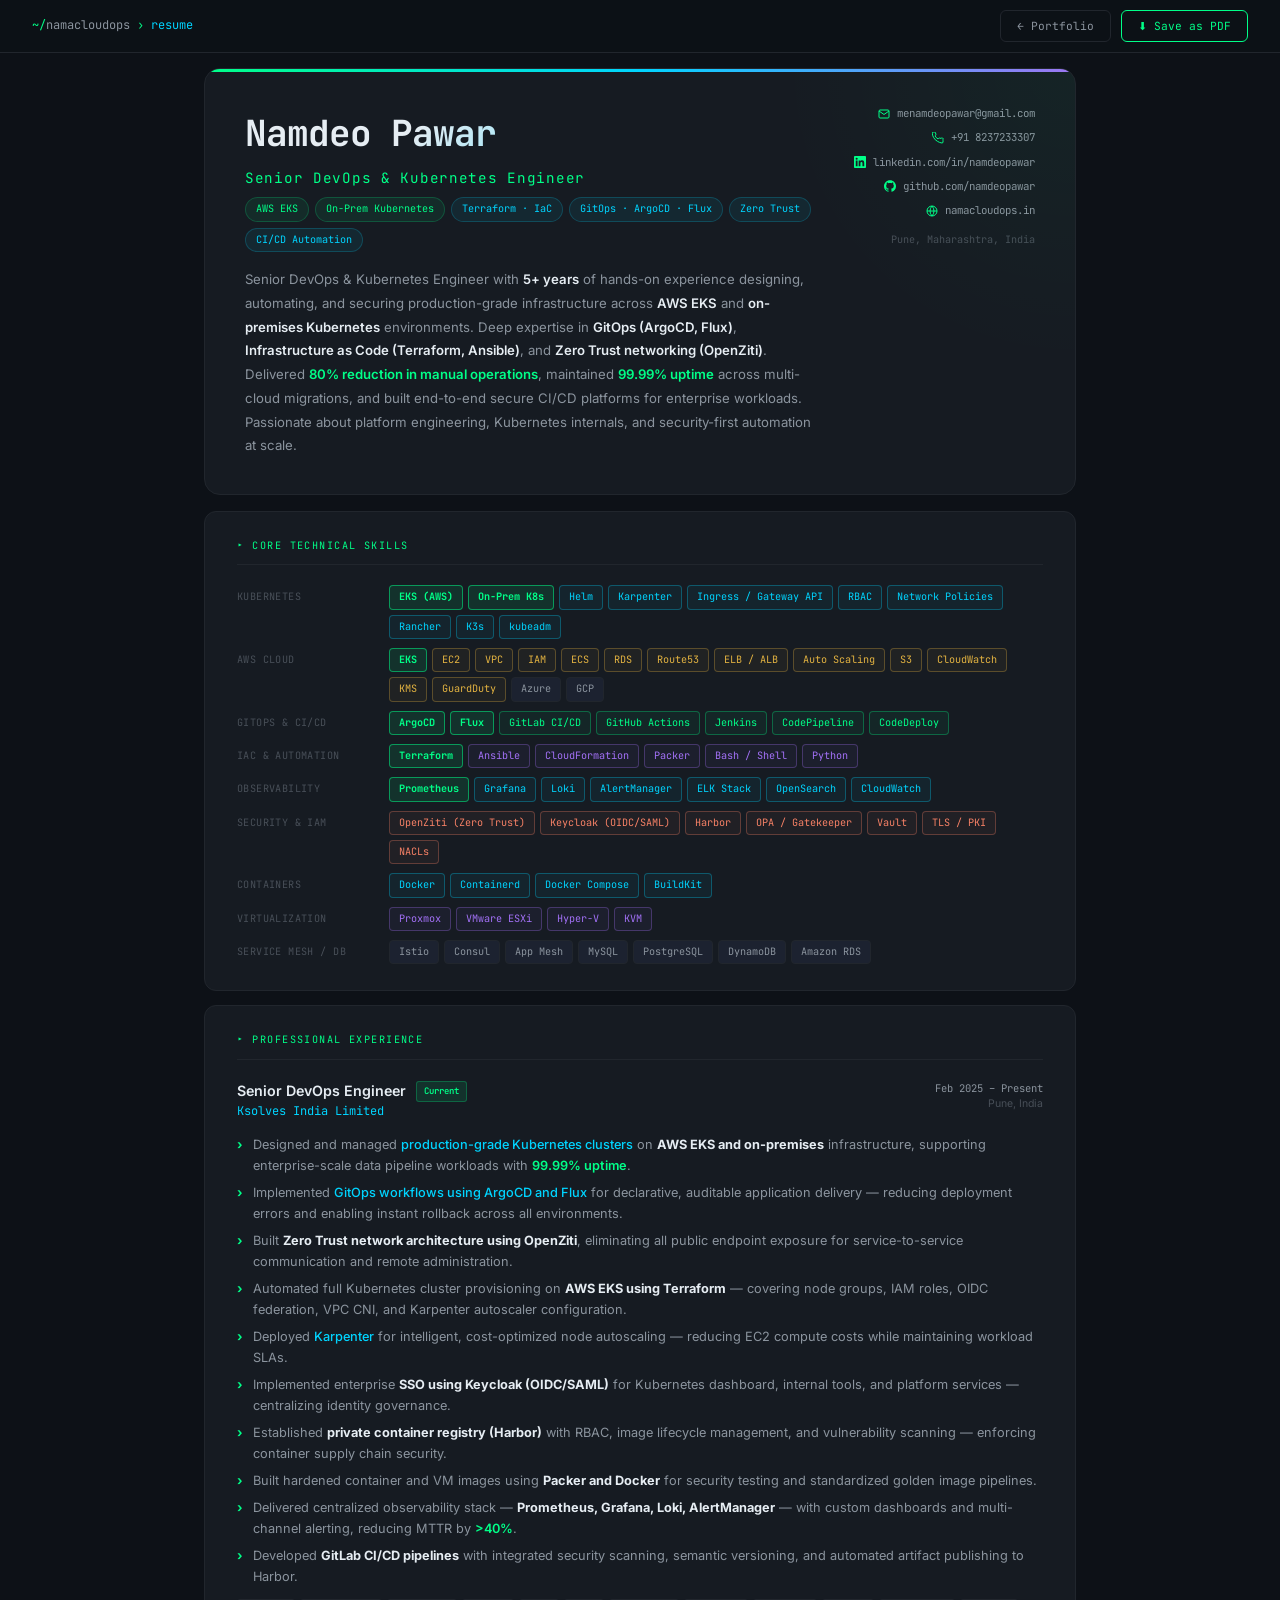
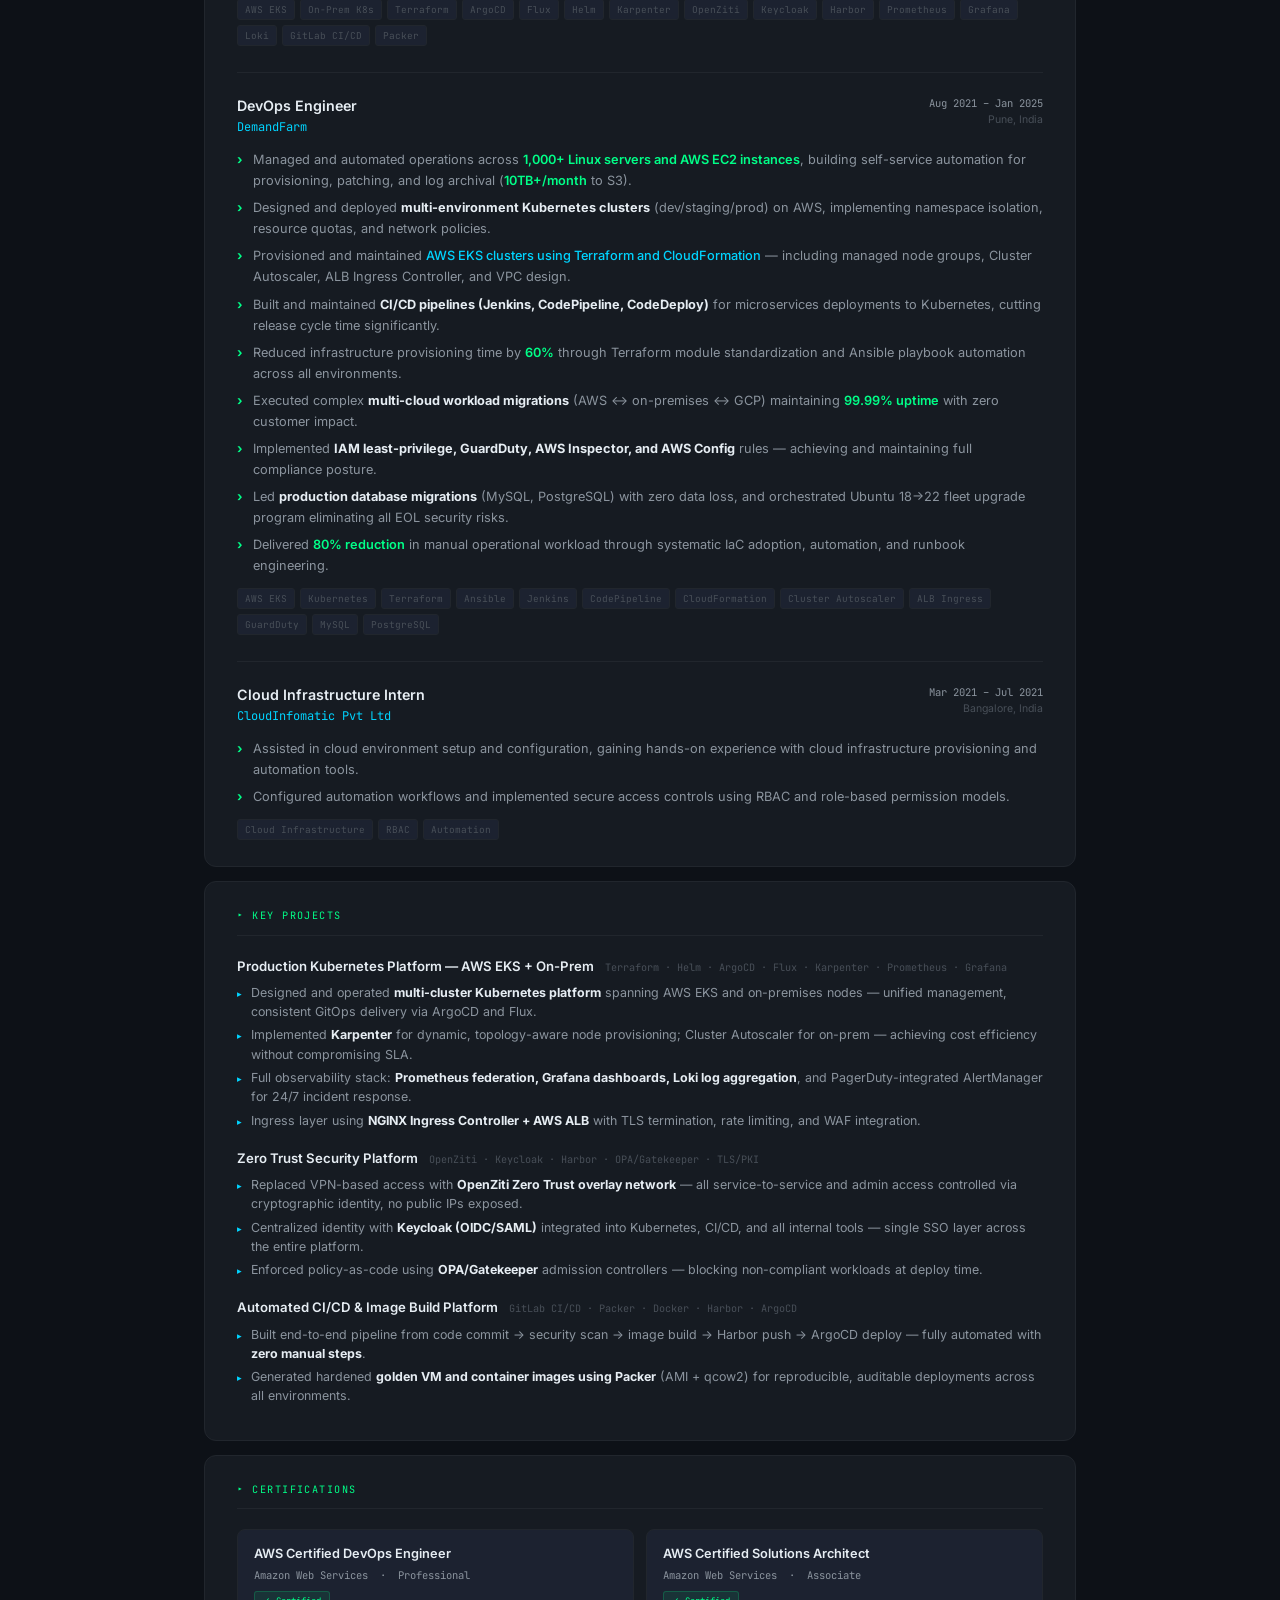
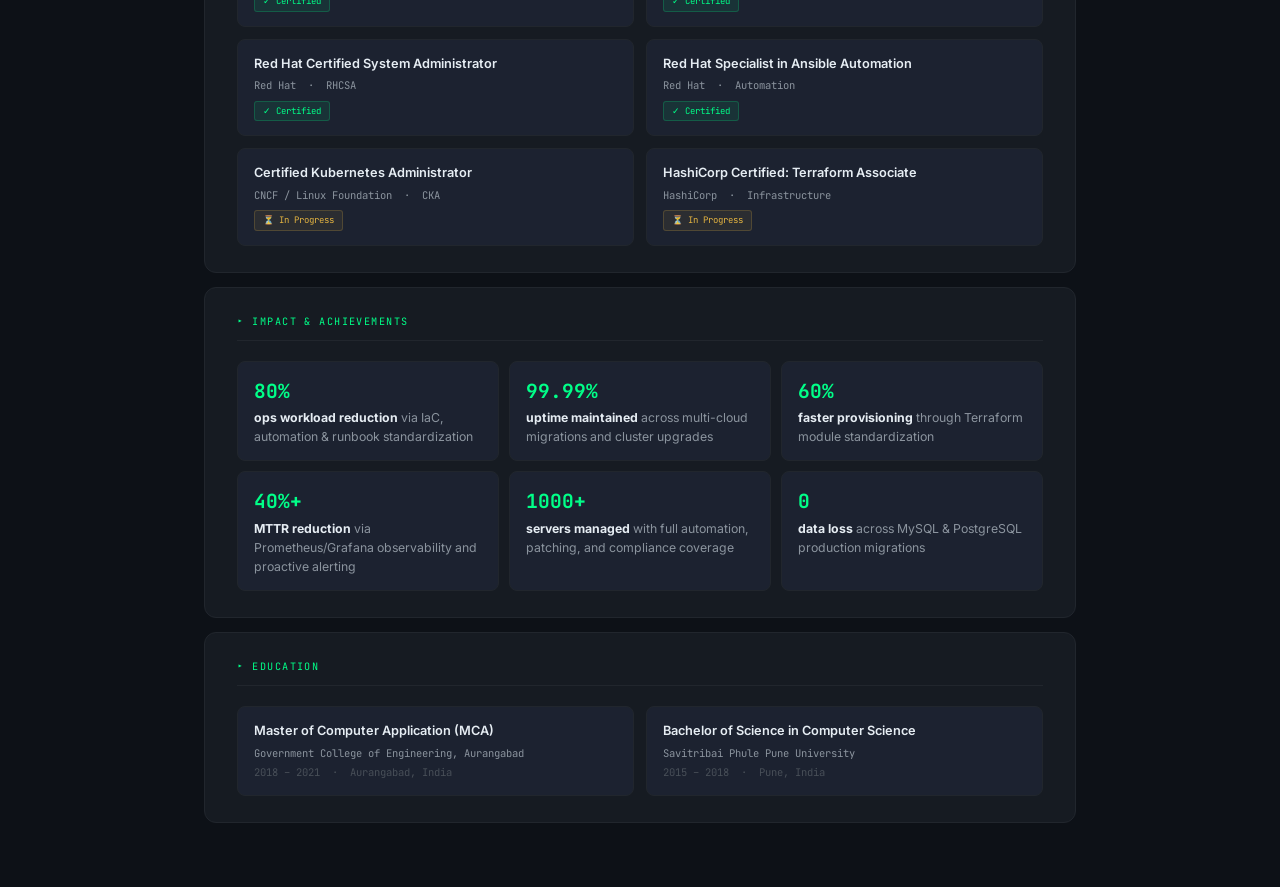
<file: cv.html>
<!DOCTYPE html>
<html lang="en">
<head>
  <meta charset="UTF-8" />
  <meta name="viewport" content="width=device-width, initial-scale=1.0" />
  <meta name="description" content="Namdeo Pawar — Senior DevOps & Kubernetes Engineer. AWS EKS, On-Prem K8s, Terraform, GitOps, Zero Trust." />
  <title>Namdeo Pawar — Resume</title>
  <link rel="preconnect" href="https://fonts.googleapis.com" />
  <link rel="preconnect" href="https://fonts.gstatic.com" crossorigin />
  <link href="https://fonts.googleapis.com/css2?family=JetBrains+Mono:wght@400;500;700&family=Inter:wght@300;400;500;600;700&display=swap" rel="stylesheet" />
  <style>
    :root {
      --bg:      #0d1117;
      --bg-card: #161b22;
      --bg-alt:  #1c2230;
      --border:  #21262d;
      --green:   #00ff88;
      --cyan:    #00d4ff;
      --purple:  #a371f7;
      --orange:  #f78166;
      --yellow:  #e3b341;
      --text:    #e6edf3;
      --muted:   #8b949e;
      --dim:     #484f58;
      --mono:    'JetBrains Mono', monospace;
      --sans:    'Inter', system-ui, sans-serif;
    }

    *, *::before, *::after { box-sizing: border-box; margin: 0; padding: 0; }
    html { font-size: 15px; }
    body { background: var(--bg); color: var(--text); font-family: var(--sans); line-height: 1.6; }
    a { color: var(--cyan); text-decoration: none; }
    a:hover { color: var(--green); }

    /* ===== TOP BAR ===== */
    .topbar {
      position: fixed; top: 0; left: 0; right: 0; z-index: 100;
      background: rgba(13,17,23,0.94);
      backdrop-filter: blur(12px);
      border-bottom: 1px solid var(--border);
      display: flex; align-items: center; justify-content: space-between;
      padding: 10px 32px;
    }
    .topbar-brand { font-family: var(--mono); font-size: 0.8rem; color: var(--muted); }
    .topbar-brand .g { color: var(--green); }
    .topbar-brand .c { color: var(--cyan); }
    .topbar-actions { display: flex; gap: 10px; }
    .btn { font-family: var(--mono); font-size: 0.75rem; padding: 6px 16px; border-radius: 6px; cursor: pointer; transition: all 0.2s; display: inline-flex; align-items: center; gap: 6px; }
    .btn-outline { border: 1px solid var(--border); color: var(--muted); background: transparent; text-decoration: none; }
    .btn-outline:hover { border-color: var(--cyan); color: var(--cyan); }
    .btn-primary { border: 1px solid var(--green); color: var(--green); background: transparent; }
    .btn-primary:hover { background: var(--green); color: var(--bg); }

    /* ===== PAGE ===== */
    .page { max-width: 920px; margin: 68px auto 64px; padding: 0 24px; }

    /* ===== HEADER ===== */
    .cv-header {
      background: var(--bg-card);
      border: 1px solid var(--border);
      border-radius: 16px;
      padding: 36px 40px;
      margin-bottom: 16px;
      position: relative;
      overflow: hidden;
    }
    .cv-header::before {
      content: '';
      position: absolute; top: 0; left: 0; right: 0; height: 3px;
      background: linear-gradient(90deg, var(--green) 0%, var(--cyan) 50%, var(--purple) 100%);
    }
    .cv-header::after {
      content: '';
      position: absolute; top: 0; right: 0;
      width: 300px; height: 300px;
      background: radial-gradient(circle at top right, rgba(0,255,136,0.04) 0%, transparent 70%);
      pointer-events: none;
    }
    .header-inner { display: grid; grid-template-columns: 1fr auto; gap: 32px; align-items: start; }
    .cv-name {
      font-family: var(--mono);
      font-size: 2.4rem; font-weight: 700;
      letter-spacing: -0.03em;
      background: linear-gradient(135deg, #e6edf3 30%, var(--cyan));
      -webkit-background-clip: text; -webkit-text-fill-color: transparent; background-clip: text;
      margin-bottom: 4px;
    }
    .cv-role {
      font-family: var(--mono); font-size: 0.95rem;
      color: var(--green); letter-spacing: 0.05em; margin-bottom: 8px;
    }
    .cv-tags { display: flex; flex-wrap: wrap; gap: 6px; margin-bottom: 16px; }
    .cv-tag {
      font-family: var(--mono); font-size: 0.68rem;
      padding: 3px 10px; border-radius: 20px;
      background: rgba(0,212,255,0.07);
      border: 1px solid rgba(0,212,255,0.2);
      color: var(--cyan);
    }
    .cv-tag.g { background: rgba(0,255,136,0.07); border-color: rgba(0,255,136,0.2); color: var(--green); }
    .cv-summary {
      font-size: 0.88rem; color: var(--muted); line-height: 1.8; max-width: 580px;
    }
    .cv-summary strong { color: var(--text); font-weight: 600; }
    .cv-summary .hi { color: var(--green); font-weight: 600; }

    /* Contact */
    .cv-contact { display: flex; flex-direction: column; gap: 7px; align-items: flex-end; }
    .ci {
      font-family: var(--mono); font-size: 0.72rem; color: var(--muted);
      display: flex; align-items: center; gap: 7px;
    }
    .ci svg { width: 12px; height: 12px; color: var(--green); flex-shrink: 0; }
    .ci a { color: var(--muted); }
    .ci a:hover { color: var(--cyan); }
    .cv-loc { font-family: var(--mono); font-size: 0.68rem; color: var(--dim); margin-top: 6px; text-align: right; }

    /* ===== SECTION ===== */
    .sec {
      background: var(--bg-card);
      border: 1px solid var(--border);
      border-radius: 12px;
      padding: 26px 32px;
      margin-bottom: 14px;
    }
    .sec-title {
      font-family: var(--mono); font-size: 0.68rem;
      color: var(--green); text-transform: uppercase; letter-spacing: 0.14em;
      margin-bottom: 20px; padding-bottom: 10px;
      border-bottom: 1px solid var(--border);
      display: flex; align-items: center; gap: 8px;
    }
    .sec-title::before { content: '▸'; }

    /* ===== SKILLS ===== */
    .skill-rows { display: flex; flex-direction: column; gap: 9px; }
    .sr { display: flex; gap: 12px; align-items: flex-start; }
    .sl {
      font-family: var(--mono); font-size: 0.68rem; color: var(--dim);
      min-width: 140px; padding-top: 4px; flex-shrink: 0;
      text-transform: uppercase; letter-spacing: 0.04em;
    }
    .chips { display: flex; flex-wrap: wrap; gap: 5px; }
    .chip {
      font-family: var(--mono); font-size: 0.68rem;
      padding: 3px 9px; border-radius: 4px;
      border: 1px solid var(--border); color: var(--muted); background: var(--bg-alt);
    }
    .chip.g  { border-color: rgba(0,255,136,0.3); color: var(--green);  background: rgba(0,255,136,0.05); }
    .chip.c  { border-color: rgba(0,212,255,0.3); color: var(--cyan);   background: rgba(0,212,255,0.05); }
    .chip.p  { border-color: rgba(163,113,247,0.3); color: var(--purple); background: rgba(163,113,247,0.05); }
    .chip.o  { border-color: rgba(247,129,102,0.3); color: var(--orange); background: rgba(247,129,102,0.05); }
    .chip.y  { border-color: rgba(227,179,65,0.3);  color: var(--yellow); background: rgba(227,179,65,0.05); }
    .chip.hi { border-color: rgba(0,255,136,0.5); color: var(--green); background: rgba(0,255,136,0.1); font-weight: 700; }

    /* ===== EXPERIENCE ===== */
    .exp { margin-bottom: 26px; }
    .exp:last-child { margin-bottom: 0; }
    .exp-top {
      display: flex; justify-content: space-between;
      align-items: flex-start; gap: 16px; flex-wrap: wrap; margin-bottom: 2px;
    }
    .exp-title { font-size: 0.95rem; font-weight: 600; color: var(--text); }
    .badge {
      display: inline-block; font-family: var(--mono); font-size: 0.6rem;
      padding: 2px 7px; border-radius: 3px; margin-left: 6px; vertical-align: middle;
      background: rgba(0,255,136,0.1); border: 1px solid rgba(0,255,136,0.25); color: var(--green);
    }
    .exp-co { font-family: var(--mono); font-size: 0.8rem; color: var(--cyan); margin-bottom: 10px; }
    .exp-right { text-align: right; }
    .exp-date { font-family: var(--mono); font-size: 0.7rem; color: var(--muted); }
    .exp-loc  { font-size: 0.7rem; color: var(--dim); }
    .pts { list-style: none; display: flex; flex-direction: column; gap: 6px; margin-bottom: 12px; }
    .pts li {
      font-size: 0.85rem; color: var(--muted); line-height: 1.65;
      padding-left: 16px; position: relative;
    }
    .pts li::before { content: '›'; position: absolute; left: 0; color: var(--green); font-weight: 700; }
    .pts li strong { color: var(--text); }
    .pts li .m { color: var(--green); font-weight: 600; }
    .pts li .k { color: var(--cyan); font-weight: 500; }
    .techs { display: flex; flex-wrap: wrap; gap: 5px; }
    .techs span {
      font-family: var(--mono); font-size: 0.63rem;
      padding: 2px 7px; border-radius: 3px;
      background: var(--bg-alt); border: 1px solid var(--border); color: var(--dim);
    }
    .exp-div { border: none; border-top: 1px solid var(--border); margin: 22px 0; }

    /* ===== PROJECTS ===== */
    .proj { margin-bottom: 18px; }
    .proj:last-child { margin-bottom: 0; }
    .proj-title { font-size: 0.88rem; font-weight: 600; color: var(--text); margin-bottom: 6px; }
    .proj-title span { font-family: var(--mono); font-size: 0.68rem; color: var(--dim); font-weight: 400; margin-left: 8px; }
    .ppts { list-style: none; display: flex; flex-direction: column; gap: 4px; margin-bottom: 8px; }
    .ppts li {
      font-size: 0.83rem; color: var(--muted); padding-left: 14px; position: relative; line-height: 1.55;
    }
    .ppts li::before { content: '▸'; position: absolute; left: 0; color: var(--cyan); font-size: 0.62rem; top: 4px; }
    .ppts li strong { color: var(--text); }

    /* ===== 2-COL ===== */
    .two-col { display: grid; grid-template-columns: 1fr 1fr; gap: 12px; }
    .card {
      background: var(--bg-alt); border: 1px solid var(--border);
      border-radius: 8px; padding: 14px 16px;
      transition: border-color 0.2s;
    }
    .card:hover { border-color: rgba(0,255,136,0.25); }
    .card h4 { font-size: 0.85rem; font-weight: 600; color: var(--text); margin-bottom: 3px; }
    .card p  { font-family: var(--mono); font-size: 0.7rem; color: var(--muted); }
    .card .sub { color: var(--dim); margin-top: 3px; }
    .pill {
      display: inline-block; margin-top: 7px; font-family: var(--mono); font-size: 0.6rem;
      padding: 2px 8px; border-radius: 3px;
    }
    .pill-g { background: rgba(0,255,136,0.08); border: 1px solid rgba(0,255,136,0.2); color: var(--green); }
    .pill-y { background: rgba(227,179,65,0.08);  border: 1px solid rgba(227,179,65,0.2);  color: var(--yellow); }

    /* ===== ACHIEVEMENTS ===== */
    .ach-grid { display: grid; grid-template-columns: repeat(3, 1fr); gap: 10px; }
    .ach {
      background: var(--bg-alt); border: 1px solid var(--border);
      border-radius: 8px; padding: 14px 16px;
      font-size: 0.82rem; color: var(--muted); line-height: 1.55;
    }
    .ach .num { font-family: var(--mono); font-size: 1.3rem; font-weight: 700; color: var(--green); display: block; margin-bottom: 2px; }
    .ach strong { color: var(--text); }

    /* ===== PRINT ===== */
    @media print {
      @page { margin: 10mm 12mm; size: A4; }
      * { -webkit-print-color-adjust: exact; print-color-adjust: exact; }
      :root {
        --bg: #fff; --bg-card: #f8f9fa; --bg-alt: #f0f2f4; --border: #d0d7de;
        --green: #1a7f37; --cyan: #0969da; --purple: #8250df; --orange: #cf222e; --yellow: #9a6700;
        --text: #1f2328; --muted: #57606a; --dim: #8c959f;
      }
      html { font-size: 11.5px; }
      body { font-size: 11.5px; }
      .topbar { display: none; }
      .page { margin: 0; max-width: 100%; padding: 0; }

      /* Compact header */
      .cv-header { border-radius: 6px; margin-bottom: 6px; padding: 20px 24px; }
      .cv-name { font-size: 1.7rem; }
      .cv-role { font-size: 0.82rem; margin-bottom: 6px; }
      .cv-tags { margin-bottom: 10px; gap: 4px; }
      .cv-tag { font-size: 0.6rem; padding: 2px 7px; }
      .cv-summary { font-size: 0.78rem; line-height: 1.6; }
      .ci { font-size: 0.65rem; gap: 5px; }
      .cv-loc { font-size: 0.62rem; }

      /* Compact sections */
      .sec { border-radius: 6px; margin-bottom: 6px; padding: 14px 18px; page-break-inside: avoid; }
      .sec-title { font-size: 0.6rem; margin-bottom: 12px; padding-bottom: 7px; }

      /* Compact skills */
      .skill-rows { gap: 6px; }
      .sr { gap: 8px; }
      .sl { font-size: 0.6rem; min-width: 110px; }
      .chip { font-size: 0.6rem; padding: 2px 6px; }

      /* Compact experience */
      .exp { margin-bottom: 14px; }
      .exp-title { font-size: 0.85rem; }
      .exp-co { font-size: 0.72rem; margin-bottom: 7px; }
      .exp-date { font-size: 0.63rem; }
      .exp-loc { font-size: 0.63rem; }
      .pts li { font-size: 0.76rem; line-height: 1.5; }
      .pts { gap: 4px; margin-bottom: 8px; }
      .techs span { font-size: 0.58rem; padding: 1px 5px; }
      .exp-div { margin: 14px 0; }
      .badge { font-size: 0.55rem; }

      /* Compact projects */
      .proj { margin-bottom: 12px; }
      .proj-title { font-size: 0.8rem; }
      .ppts li { font-size: 0.75rem; line-height: 1.45; }
      .ppts { gap: 3px; }

      /* Compact certs, ach, edu */
      .two-col { gap: 8px; }
      .card { padding: 10px 12px; border-radius: 6px; }
      .card h4 { font-size: 0.77rem; }
      .card p { font-size: 0.63rem; }
      .pill { font-size: 0.55rem; margin-top: 4px; }
      .ach-grid { gap: 7px; }
      .ach { padding: 10px 12px; font-size: 0.73rem; border-radius: 6px; }
      .ach .num { font-size: 1.05rem; }
    }

    /* ===== RESPONSIVE ===== */
    @media (max-width: 680px) {
      .header-inner { grid-template-columns: 1fr; }
      .cv-contact { align-items: flex-start; }
      .cv-loc { text-align: left; }
      .two-col, .ach-grid { grid-template-columns: 1fr; }
      .topbar { padding: 10px 16px; }
      .page { padding: 0 16px; }
      .sec { padding: 20px 18px; }
      .cv-header { padding: 28px 20px; }
    }
  </style>
</head>
<body>

  <div class="topbar">
    <div class="topbar-brand"><span class="g">~/</span>namacloudops <span class="g">›</span> <span class="c">resume</span></div>
    <div class="topbar-actions">
      <a href="/" class="btn btn-outline">← Portfolio</a>
      <button class="btn btn-primary" onclick="window.print()">⬇ Save as PDF</button>
    </div>
  </div>

  <div class="page">

    <!-- HEADER -->
    <div class="cv-header">
      <div class="header-inner">
        <div>
          <div class="cv-name">Namdeo Pawar</div>
          <div class="cv-role">Senior DevOps & Kubernetes Engineer</div>
          <div class="cv-tags">
            <span class="cv-tag g">AWS EKS</span>
            <span class="cv-tag g">On-Prem Kubernetes</span>
            <span class="cv-tag">Terraform · IaC</span>
            <span class="cv-tag">GitOps · ArgoCD · Flux</span>
            <span class="cv-tag">Zero Trust</span>
            <span class="cv-tag">CI/CD Automation</span>
          </div>
          <p class="cv-summary">
            Senior DevOps & Kubernetes Engineer with <strong>5+ years</strong> of hands-on experience designing, automating, and securing production-grade infrastructure across <strong>AWS EKS</strong> and <strong>on-premises Kubernetes</strong> environments. Deep expertise in <strong>GitOps (ArgoCD, Flux)</strong>, <strong>Infrastructure as Code (Terraform, Ansible)</strong>, and <strong>Zero Trust networking (OpenZiti)</strong>. Delivered <span class="hi">80% reduction in manual operations</span>, maintained <span class="hi">99.99% uptime</span> across multi-cloud migrations, and built end-to-end secure CI/CD platforms for enterprise workloads. Passionate about platform engineering, Kubernetes internals, and security-first automation at scale.
          </p>
        </div>
        <div class="cv-contact">
          <div class="ci">
            <svg viewBox="0 0 24 24" fill="none" stroke="currentColor" stroke-width="2"><path d="M4 4h16c1.1 0 2 .9 2 2v12c0 1.1-.9 2-2 2H4c-1.1 0-2-.9-2-2V6c0-1.1.9-2 2-2z"/><polyline points="22,6 12,13 2,6"/></svg>
            <a href="mailto:menamdeopawar@gmail.com">menamdeopawar@gmail.com</a>
          </div>
          <div class="ci">
            <svg viewBox="0 0 24 24" fill="none" stroke="currentColor" stroke-width="2"><path d="M22 16.92v3a2 2 0 01-2.18 2 19.79 19.79 0 01-8.63-3.07A19.5 19.5 0 013.07 10.8 19.79 19.79 0 01.4 2.13 2 2 0 012 0h3a2 2 0 012 1.72c.127.96.361 1.903.7 2.81a2 2 0 01-.45 2.11L6.09 7.91a16 16 0 006 6l1.27-1.27a2 2 0 012.11-.45c.907.339 1.85.573 2.81.7A2 2 0 0122 14.92z"/></svg>
            +91 8237233307
          </div>
          <div class="ci">
            <svg viewBox="0 0 24 24" fill="currentColor"><path d="M20.447 20.452h-3.554v-5.569c0-1.328-.027-3.037-1.852-3.037-1.853 0-2.136 1.445-2.136 2.939v5.667H9.351V9h3.414v1.561h.046c.477-.9 1.637-1.85 3.37-1.85 3.601 0 4.267 2.37 4.267 5.455v6.286zM5.337 7.433a2.062 2.062 0 01-2.063-2.065 2.064 2.064 0 112.063 2.065zm1.782 13.019H3.555V9h3.564v11.452zM22.225 0H1.771C.792 0 0 .774 0 1.729v20.542C0 23.227.792 24 1.771 24h20.451C23.2 24 24 23.227 24 22.271V1.729C24 .774 23.2 0 22.222 0h.003z"/></svg>
            <a href="https://linkedin.com/in/namdeopawar" target="_blank">linkedin.com/in/namdeopawar</a>
          </div>
          <div class="ci">
            <svg viewBox="0 0 24 24" fill="currentColor"><path d="M12 .297c-6.63 0-12 5.373-12 12 0 5.303 3.438 9.8 8.205 11.385.6.113.82-.258.82-.577 0-.285-.01-1.04-.015-2.04-3.338.724-4.042-1.61-4.042-1.61C4.422 18.07 3.633 17.7 3.633 17.7c-1.087-.744.084-.729.084-.729 1.205.084 1.838 1.236 1.838 1.236 1.07 1.835 2.809 1.305 3.495.998.108-.776.417-1.305.76-1.605-2.665-.3-5.466-1.332-5.466-5.93 0-1.31.465-2.38 1.235-3.22-.135-.303-.54-1.523.105-3.176 0 0 1.005-.322 3.3 1.23.96-.267 1.98-.399 3-.405 1.02.006 2.04.138 3 .405 2.28-1.552 3.285-1.23 3.285-1.23.645 1.653.24 2.873.12 3.176.765.84 1.23 1.91 1.23 3.22 0 4.61-2.805 5.625-5.475 5.92.42.36.81 1.096.81 2.22 0 1.606-.015 2.896-.015 3.286 0 .315.21.69.825.57C20.565 22.092 24 17.592 24 12.297c0-6.627-5.373-12-12-12"/></svg>
            <a href="https://github.com/namdeopawar" target="_blank">github.com/namdeopawar</a>
          </div>
          <div class="ci">
            <svg viewBox="0 0 24 24" fill="none" stroke="currentColor" stroke-width="2"><circle cx="12" cy="12" r="10"/><line x1="2" y1="12" x2="22" y2="12"/><path d="M12 2a15.3 15.3 0 014 10 15.3 15.3 0 01-4 10 15.3 15.3 0 01-4-10 15.3 15.3 0 014-10z"/></svg>
            <a href="https://namacloudops.in" target="_blank">namacloudops.in</a>
          </div>
          <div class="cv-loc">Pune, Maharashtra, India</div>
        </div>
      </div>
    </div>

    <!-- SKILLS -->
    <div class="sec">
      <div class="sec-title">Core Technical Skills</div>
      <div class="skill-rows">

        <div class="sr">
          <span class="sl">Kubernetes</span>
          <div class="chips">
            <span class="chip hi">EKS (AWS)</span>
            <span class="chip hi">On-Prem K8s</span>
            <span class="chip c">Helm</span>
            <span class="chip c">Karpenter</span>
            <span class="chip c">Ingress / Gateway API</span>
            <span class="chip c">RBAC</span>
            <span class="chip c">Network Policies</span>
            <span class="chip c">Rancher</span>
            <span class="chip c">K3s</span>
            <span class="chip c">kubeadm</span>
          </div>
        </div>

        <div class="sr">
          <span class="sl">AWS Cloud</span>
          <div class="chips">
            <span class="chip hi">EKS</span>
            <span class="chip y">EC2</span>
            <span class="chip y">VPC</span>
            <span class="chip y">IAM</span>
            <span class="chip y">ECS</span>
            <span class="chip y">RDS</span>
            <span class="chip y">Route53</span>
            <span class="chip y">ELB / ALB</span>
            <span class="chip y">Auto Scaling</span>
            <span class="chip y">S3</span>
            <span class="chip y">CloudWatch</span>
            <span class="chip y">KMS</span>
            <span class="chip y">GuardDuty</span>
            <span class="chip">Azure</span>
            <span class="chip">GCP</span>
          </div>
        </div>

        <div class="sr">
          <span class="sl">GitOps & CI/CD</span>
          <div class="chips">
            <span class="chip hi">ArgoCD</span>
            <span class="chip hi">Flux</span>
            <span class="chip g">GitLab CI/CD</span>
            <span class="chip g">GitHub Actions</span>
            <span class="chip g">Jenkins</span>
            <span class="chip g">CodePipeline</span>
            <span class="chip g">CodeDeploy</span>
          </div>
        </div>

        <div class="sr">
          <span class="sl">IaC & Automation</span>
          <div class="chips">
            <span class="chip hi">Terraform</span>
            <span class="chip p">Ansible</span>
            <span class="chip p">CloudFormation</span>
            <span class="chip p">Packer</span>
            <span class="chip p">Bash / Shell</span>
            <span class="chip p">Python</span>
          </div>
        </div>

        <div class="sr">
          <span class="sl">Observability</span>
          <div class="chips">
            <span class="chip hi">Prometheus</span>
            <span class="chip c">Grafana</span>
            <span class="chip c">Loki</span>
            <span class="chip c">AlertManager</span>
            <span class="chip c">ELK Stack</span>
            <span class="chip c">OpenSearch</span>
            <span class="chip c">CloudWatch</span>
          </div>
        </div>

        <div class="sr">
          <span class="sl">Security & IAM</span>
          <div class="chips">
            <span class="chip o">OpenZiti (Zero Trust)</span>
            <span class="chip o">Keycloak (OIDC/SAML)</span>
            <span class="chip o">Harbor</span>
            <span class="chip o">OPA / Gatekeeper</span>
            <span class="chip o">Vault</span>
            <span class="chip o">TLS / PKI</span>
            <span class="chip o">NACLs</span>
          </div>
        </div>

        <div class="sr">
          <span class="sl">Containers</span>
          <div class="chips">
            <span class="chip c">Docker</span>
            <span class="chip c">Containerd</span>
            <span class="chip c">Docker Compose</span>
            <span class="chip c">BuildKit</span>
          </div>
        </div>

        <div class="sr">
          <span class="sl">Virtualization</span>
          <div class="chips">
            <span class="chip p">Proxmox</span>
            <span class="chip p">VMware ESXi</span>
            <span class="chip p">Hyper-V</span>
            <span class="chip p">KVM</span>
          </div>
        </div>

        <div class="sr">
          <span class="sl">Service Mesh / DB</span>
          <div class="chips">
            <span class="chip">Istio</span>
            <span class="chip">Consul</span>
            <span class="chip">App Mesh</span>
            <span class="chip">MySQL</span>
            <span class="chip">PostgreSQL</span>
            <span class="chip">DynamoDB</span>
            <span class="chip">Amazon RDS</span>
          </div>
        </div>

      </div>
    </div>

    <!-- EXPERIENCE -->
    <div class="sec">
      <div class="sec-title">Professional Experience</div>

      <!-- Job 1 -->
      <div class="exp">
        <div class="exp-top">
          <div>
            <div class="exp-title">Senior DevOps Engineer <span class="badge">Current</span></div>
            <div class="exp-co">Ksolves India Limited</div>
          </div>
          <div class="exp-right">
            <div class="exp-date">Feb 2025 – Present</div>
            <div class="exp-loc">Pune, India</div>
          </div>
        </div>
        <ul class="pts">
          <li>Designed and managed <span class="k">production-grade Kubernetes clusters</span> on <strong>AWS EKS and on-premises</strong> infrastructure, supporting enterprise-scale data pipeline workloads with <span class="m">99.99% uptime</span>.</li>
          <li>Implemented <span class="k">GitOps workflows using ArgoCD and Flux</span> for declarative, auditable application delivery — reducing deployment errors and enabling instant rollback across all environments.</li>
          <li>Built <strong>Zero Trust network architecture using OpenZiti</strong>, eliminating all public endpoint exposure for service-to-service communication and remote administration.</li>
          <li>Automated full Kubernetes cluster provisioning on <strong>AWS EKS using Terraform</strong> — covering node groups, IAM roles, OIDC federation, VPC CNI, and Karpenter autoscaler configuration.</li>
          <li>Deployed <span class="k">Karpenter</span> for intelligent, cost-optimized node autoscaling — reducing EC2 compute costs while maintaining workload SLAs.</li>
          <li>Implemented enterprise <strong>SSO using Keycloak (OIDC/SAML)</strong> for Kubernetes dashboard, internal tools, and platform services — centralizing identity governance.</li>
          <li>Established <strong>private container registry (Harbor)</strong> with RBAC, image lifecycle management, and vulnerability scanning — enforcing container supply chain security.</li>
          <li>Built hardened container and VM images using <strong>Packer and Docker</strong> for security testing and standardized golden image pipelines.</li>
          <li>Delivered centralized observability stack — <strong>Prometheus, Grafana, Loki, AlertManager</strong> — with custom dashboards and multi-channel alerting, reducing MTTR by <span class="m">&gt;40%</span>.</li>
          <li>Developed <strong>GitLab CI/CD pipelines</strong> with integrated security scanning, semantic versioning, and automated artifact publishing to Harbor.</li>
        </ul>
        <div class="techs">
          <span>AWS EKS</span><span>On-Prem K8s</span><span>Terraform</span><span>ArgoCD</span><span>Flux</span><span>Helm</span><span>Karpenter</span><span>OpenZiti</span><span>Keycloak</span><span>Harbor</span><span>Prometheus</span><span>Grafana</span><span>Loki</span><span>GitLab CI/CD</span><span>Packer</span>
        </div>
      </div>

      <hr class="exp-div" />

      <!-- Job 2 -->
      <div class="exp">
        <div class="exp-top">
          <div>
            <div class="exp-title">DevOps Engineer</div>
            <div class="exp-co">DemandFarm</div>
          </div>
          <div class="exp-right">
            <div class="exp-date">Aug 2021 – Jan 2025</div>
            <div class="exp-loc">Pune, India</div>
          </div>
        </div>
        <ul class="pts">
          <li>Managed and automated operations across <span class="m">1,000+ Linux servers and AWS EC2 instances</span>, building self-service automation for provisioning, patching, and log archival (<span class="m">10TB+/month</span> to S3).</li>
          <li>Designed and deployed <strong>multi-environment Kubernetes clusters</strong> (dev/staging/prod) on AWS, implementing namespace isolation, resource quotas, and network policies.</li>
          <li>Provisioned and maintained <span class="k">AWS EKS clusters using Terraform and CloudFormation</span> — including managed node groups, Cluster Autoscaler, ALB Ingress Controller, and VPC design.</li>
          <li>Built and maintained <strong>CI/CD pipelines (Jenkins, CodePipeline, CodeDeploy)</strong> for microservices deployments to Kubernetes, cutting release cycle time significantly.</li>
          <li>Reduced infrastructure provisioning time by <span class="m">60%</span> through Terraform module standardization and Ansible playbook automation across all environments.</li>
          <li>Executed complex <strong>multi-cloud workload migrations</strong> (AWS ↔ on-premises ↔ GCP) maintaining <span class="m">99.99% uptime</span> with zero customer impact.</li>
          <li>Implemented <strong>IAM least-privilege, GuardDuty, AWS Inspector, and AWS Config</strong> rules — achieving and maintaining full compliance posture.</li>
          <li>Led <strong>production database migrations</strong> (MySQL, PostgreSQL) with zero data loss, and orchestrated Ubuntu 18→22 fleet upgrade program eliminating all EOL security risks.</li>
          <li>Delivered <span class="m">80% reduction</span> in manual operational workload through systematic IaC adoption, automation, and runbook engineering.</li>
        </ul>
        <div class="techs">
          <span>AWS EKS</span><span>Kubernetes</span><span>Terraform</span><span>Ansible</span><span>Jenkins</span><span>CodePipeline</span><span>CloudFormation</span><span>Cluster Autoscaler</span><span>ALB Ingress</span><span>GuardDuty</span><span>MySQL</span><span>PostgreSQL</span>
        </div>
      </div>

      <hr class="exp-div" />

      <!-- Job 3 -->
      <div class="exp">
        <div class="exp-top">
          <div>
            <div class="exp-title">Cloud Infrastructure Intern</div>
            <div class="exp-co">CloudInfomatic Pvt Ltd</div>
          </div>
          <div class="exp-right">
            <div class="exp-date">Mar 2021 – Jul 2021</div>
            <div class="exp-loc">Bangalore, India</div>
          </div>
        </div>
        <ul class="pts">
          <li>Assisted in cloud environment setup and configuration, gaining hands-on experience with cloud infrastructure provisioning and automation tools.</li>
          <li>Configured automation workflows and implemented secure access controls using RBAC and role-based permission models.</li>
        </ul>
        <div class="techs">
          <span>Cloud Infrastructure</span><span>RBAC</span><span>Automation</span>
        </div>
      </div>
    </div>

    <!-- KEY PROJECTS -->
    <div class="sec">
      <div class="sec-title">Key Projects</div>

      <div class="proj">
        <div class="proj-title">
          Production Kubernetes Platform — AWS EKS + On-Prem
          <span>Terraform · Helm · ArgoCD · Flux · Karpenter · Prometheus · Grafana</span>
        </div>
        <ul class="ppts">
          <li>Designed and operated <strong>multi-cluster Kubernetes platform</strong> spanning AWS EKS and on-premises nodes — unified management, consistent GitOps delivery via ArgoCD and Flux.</li>
          <li>Implemented <strong>Karpenter</strong> for dynamic, topology-aware node provisioning; Cluster Autoscaler for on-prem — achieving cost efficiency without compromising SLA.</li>
          <li>Full observability stack: <strong>Prometheus federation, Grafana dashboards, Loki log aggregation</strong>, and PagerDuty-integrated AlertManager for 24/7 incident response.</li>
          <li>Ingress layer using <strong>NGINX Ingress Controller + AWS ALB</strong> with TLS termination, rate limiting, and WAF integration.</li>
        </ul>
      </div>

      <div class="proj">
        <div class="proj-title">
          Zero Trust Security Platform
          <span>OpenZiti · Keycloak · Harbor · OPA/Gatekeeper · TLS/PKI</span>
        </div>
        <ul class="ppts">
          <li>Replaced VPN-based access with <strong>OpenZiti Zero Trust overlay network</strong> — all service-to-service and admin access controlled via cryptographic identity, no public IPs exposed.</li>
          <li>Centralized identity with <strong>Keycloak (OIDC/SAML)</strong> integrated into Kubernetes, CI/CD, and all internal tools — single SSO layer across the entire platform.</li>
          <li>Enforced policy-as-code using <strong>OPA/Gatekeeper</strong> admission controllers — blocking non-compliant workloads at deploy time.</li>
        </ul>
      </div>

      <div class="proj">
        <div class="proj-title">
          Automated CI/CD & Image Build Platform
          <span>GitLab CI/CD · Packer · Docker · Harbor · ArgoCD</span>
        </div>
        <ul class="ppts">
          <li>Built end-to-end pipeline from code commit → security scan → image build → Harbor push → ArgoCD deploy — fully automated with <strong>zero manual steps</strong>.</li>
          <li>Generated hardened <strong>golden VM and container images using Packer</strong> (AMI + qcow2) for reproducible, auditable deployments across all environments.</li>
        </ul>
      </div>
    </div>

    <!-- CERTIFICATIONS -->
    <div class="sec">
      <div class="sec-title">Certifications</div>
      <div class="two-col">
        <div class="card">
          <h4>AWS Certified DevOps Engineer</h4>
          <p>Amazon Web Services &nbsp;·&nbsp; Professional</p>
          <span class="pill pill-g">✓ Certified</span>
        </div>
        <div class="card">
          <h4>AWS Certified Solutions Architect</h4>
          <p>Amazon Web Services &nbsp;·&nbsp; Associate</p>
          <span class="pill pill-g">✓ Certified</span>
        </div>
        <div class="card">
          <h4>Red Hat Certified System Administrator</h4>
          <p>Red Hat &nbsp;·&nbsp; RHCSA</p>
          <span class="pill pill-g">✓ Certified</span>
        </div>
        <div class="card">
          <h4>Red Hat Specialist in Ansible Automation</h4>
          <p>Red Hat &nbsp;·&nbsp; Automation</p>
          <span class="pill pill-g">✓ Certified</span>
        </div>
        <div class="card">
          <h4>Certified Kubernetes Administrator</h4>
          <p>CNCF / Linux Foundation &nbsp;·&nbsp; CKA</p>
          <span class="pill pill-y">⏳ In Progress</span>
        </div>
        <div class="card">
          <h4>HashiCorp Certified: Terraform Associate</h4>
          <p>HashiCorp &nbsp;·&nbsp; Infrastructure</p>
          <span class="pill pill-y">⏳ In Progress</span>
        </div>
      </div>
    </div>

    <!-- ACHIEVEMENTS -->
    <div class="sec">
      <div class="sec-title">Impact & Achievements</div>
      <div class="ach-grid">
        <div class="ach"><span class="num">80%</span><strong>ops workload reduction</strong> via IaC, automation & runbook standardization</div>
        <div class="ach"><span class="num">99.99%</span><strong>uptime maintained</strong> across multi-cloud migrations and cluster upgrades</div>
        <div class="ach"><span class="num">60%</span><strong>faster provisioning</strong> through Terraform module standardization</div>
        <div class="ach"><span class="num">40%+</span><strong>MTTR reduction</strong> via Prometheus/Grafana observability and proactive alerting</div>
        <div class="ach"><span class="num">1000+</span><strong>servers managed</strong> with full automation, patching, and compliance coverage</div>
        <div class="ach"><span class="num">0</span><strong>data loss</strong> across MySQL & PostgreSQL production migrations</div>
      </div>
    </div>

    <!-- EDUCATION -->
    <div class="sec">
      <div class="sec-title">Education</div>
      <div class="two-col">
        <div class="card">
          <h4>Master of Computer Application (MCA)</h4>
          <p>Government College of Engineering, Aurangabad</p>
          <p class="sub">2018 – 2021 &nbsp;·&nbsp; Aurangabad, India</p>
        </div>
        <div class="card">
          <h4>Bachelor of Science in Computer Science</h4>
          <p>Savitribai Phule Pune University</p>
          <p class="sub">2015 – 2018 &nbsp;·&nbsp; Pune, India</p>
        </div>
      </div>
    </div>

  </div>
</body>
</html>
</file>
<file: style.css>
/* ===== RESET & BASE ===== */
*, *::before, *::after { box-sizing: border-box; margin: 0; padding: 0; }

:root {
  --bg:        #0d1117;
  --bg-alt:    #0a0e16;
  --bg-card:   #161b22;
  --bg-card2:  #1c2230;
  --border:    #21262d;
  --green:     #00ff88;
  --cyan:      #00d4ff;
  --purple:    #a371f7;
  --orange:    #f78166;
  --yellow:    #e3b341;
  --text:      #e6edf3;
  --text-muted:#8b949e;
  --text-dim:  #484f58;
  --font-mono: 'JetBrains Mono', 'Fira Code', monospace;
  --font-sans: 'Inter', system-ui, sans-serif;
  --radius:    8px;
  --radius-lg: 14px;
  --shadow:    0 4px 24px rgba(0,0,0,0.4);
  --shadow-lg: 0 8px 40px rgba(0,0,0,0.6);
  --glow-g:    0 0 20px rgba(0,255,136,0.15);
  --glow-c:    0 0 20px rgba(0,212,255,0.15);
}

html { scroll-behavior: smooth; font-size: 16px; }

body {
  background: var(--bg);
  color: var(--text);
  font-family: var(--font-sans);
  line-height: 1.6;
  overflow-x: hidden;
}

a { color: var(--green); text-decoration: none; transition: color 0.2s; }
a:hover { color: var(--cyan); }

strong { color: var(--text); }

::-webkit-scrollbar { width: 6px; }
::-webkit-scrollbar-track { background: var(--bg); }
::-webkit-scrollbar-thumb { background: var(--border); border-radius: 3px; }
::-webkit-scrollbar-thumb:hover { background: var(--text-dim); }

/* ===== LAYOUT ===== */
.container { max-width: 1100px; margin: 0 auto; padding: 0 24px; }

.section { padding: 96px 0; }
.section-alt { background: var(--bg-alt); }

.section-title {
  font-family: var(--font-mono);
  font-size: 1.1rem;
  color: var(--text-muted);
  margin-bottom: 48px;
  letter-spacing: 0.02em;
}
.section-title .prompt { color: var(--green); margin-right: 8px; }

/* ===== FADE IN ANIMATION ===== */
.fade-in {
  opacity: 0;
  transform: translateY(24px);
  transition: opacity 0.6s ease, transform 0.6s ease;
}
.fade-in.visible {
  opacity: 1;
  transform: translateY(0);
}

/* ===== NAVBAR ===== */
.navbar {
  position: fixed;
  top: 0; left: 0; right: 0;
  z-index: 100;
  display: flex;
  align-items: center;
  justify-content: space-between;
  padding: 16px 32px;
  background: rgba(13,17,23,0.85);
  backdrop-filter: blur(12px);
  border-bottom: 1px solid transparent;
  transition: border-color 0.3s, padding 0.3s;
}
.navbar.scrolled {
  border-bottom-color: var(--border);
  padding: 12px 32px;
}

.nav-brand {
  font-family: var(--font-mono);
  font-size: 1rem;
  font-weight: 700;
  color: var(--text);
}
.nav-brand .prompt { color: var(--green); }
.nav-brand .brand-name { color: var(--cyan); }

.cursor-blink {
  color: var(--green);
  animation: blink 1s step-end infinite;
}
@keyframes blink { 50% { opacity: 0; } }

.nav-links {
  display: flex;
  gap: 32px;
  list-style: none;
}
.nav-links a {
  font-family: var(--font-mono);
  font-size: 0.85rem;
  color: var(--text-muted);
  transition: color 0.2s;
}
.nav-links a:hover { color: var(--green); }
.nav-links .nav-cta {
  color: var(--green);
  border: 1px solid var(--green);
  padding: 6px 16px;
  border-radius: var(--radius);
  transition: background 0.2s, color 0.2s;
}
.nav-links .nav-cta:hover { background: var(--green); color: var(--bg); }

.hamburger {
  display: none;
  flex-direction: column;
  gap: 5px;
  background: none;
  border: none;
  cursor: pointer;
  padding: 4px;
}
.hamburger span {
  display: block;
  width: 24px;
  height: 2px;
  background: var(--text-muted);
  border-radius: 2px;
  transition: transform 0.3s, opacity 0.3s;
}
.hamburger.open span:nth-child(1) { transform: translateY(7px) rotate(45deg); }
.hamburger.open span:nth-child(2) { opacity: 0; }
.hamburger.open span:nth-child(3) { transform: translateY(-7px) rotate(-45deg); }

/* ===== HERO ===== */
.hero {
  min-height: 100vh;
  display: flex;
  align-items: center;
  justify-content: center;
  position: relative;
  padding: 100px 24px 60px;
  overflow: hidden;
}

.hero-bg-grid {
  position: absolute;
  inset: 0;
  pointer-events: none;
  background-image:
    linear-gradient(rgba(0,255,136,0.03) 1px, transparent 1px),
    linear-gradient(90deg, rgba(0,255,136,0.03) 1px, transparent 1px);
  background-size: 48px 48px;
  mask-image: radial-gradient(ellipse 80% 80% at 50% 50%, black 40%, transparent 100%);
}

.hero-content {
  max-width: 1100px;
  width: 100%;
  display: grid;
  grid-template-columns: 1fr 1fr;
  gap: 64px;
  align-items: center;
}

/* Terminal window */
.terminal-window {
  background: #0a0e16;
  border: 1px solid var(--border);
  border-radius: var(--radius-lg);
  box-shadow: var(--shadow-lg), var(--glow-g);
  overflow: hidden;
  font-family: var(--font-mono);
}
.terminal-window.small { font-size: 0.82rem; }

.terminal-header {
  display: flex;
  align-items: center;
  gap: 8px;
  padding: 12px 16px;
  background: var(--bg-card);
  border-bottom: 1px solid var(--border);
}
.dot {
  width: 12px; height: 12px;
  border-radius: 50%;
}
.dot.red    { background: #ff5f57; }
.dot.yellow { background: #ffbd2e; }
.dot.green  { background: #28ca41; }
.terminal-title {
  font-size: 0.78rem;
  color: var(--text-muted);
  margin-left: 8px;
}

.terminal-body {
  padding: 20px;
  min-height: 160px;
  font-size: 0.88rem;
  line-height: 1.8;
}
.terminal-line { min-height: 1.6em; }
.terminal-cursor {
  display: inline;
  color: var(--green);
  animation: blink 1s step-end infinite;
}

/* Hero text */
.hero-text { display: flex; flex-direction: column; gap: 16px; }

.hero-name {
  font-size: clamp(2rem, 4vw, 3rem);
  font-weight: 700;
  line-height: 1.1;
  background: linear-gradient(135deg, var(--text) 0%, var(--cyan) 100%);
  -webkit-background-clip: text;
  -webkit-text-fill-color: transparent;
  background-clip: text;
}

.hero-title {
  font-family: var(--font-mono);
  font-size: 1rem;
  color: var(--green);
  letter-spacing: 0.05em;
}

.hero-tagline {
  color: var(--text-muted);
  font-size: 0.95rem;
  line-height: 1.7;
}

.hero-badges {
  display: flex;
  flex-wrap: wrap;
  gap: 8px;
  margin-top: 4px;
}
.badge {
  font-family: var(--font-mono);
  font-size: 0.72rem;
  padding: 4px 10px;
  border-radius: 4px;
  background: rgba(0,255,136,0.08);
  border: 1px solid rgba(0,255,136,0.25);
  color: var(--green);
}

.hero-actions {
  display: flex;
  gap: 12px;
  flex-wrap: wrap;
  margin-top: 8px;
}

.btn-primary {
  padding: 12px 28px;
  background: var(--green);
  color: var(--bg);
  font-weight: 600;
  font-size: 0.9rem;
  border-radius: var(--radius);
  transition: background 0.2s, transform 0.15s, box-shadow 0.2s;
}
.btn-primary:hover {
  background: #00e67a;
  color: var(--bg);
  transform: translateY(-2px);
  box-shadow: 0 6px 20px rgba(0,255,136,0.3);
}

.btn-secondary {
  padding: 12px 28px;
  border: 1px solid var(--border);
  color: var(--text-muted);
  font-size: 0.9rem;
  border-radius: var(--radius);
  transition: border-color 0.2s, color 0.2s, transform 0.15s;
}
.btn-secondary:hover {
  border-color: var(--cyan);
  color: var(--cyan);
  transform: translateY(-2px);
}

.hero-socials {
  display: flex;
  gap: 16px;
  margin-top: 4px;
}
.hero-socials a {
  width: 36px; height: 36px;
  display: flex; align-items: center; justify-content: center;
  border: 1px solid var(--border);
  border-radius: var(--radius);
  color: var(--text-muted);
  transition: border-color 0.2s, color 0.2s, background 0.2s;
}
.hero-socials a svg { width: 18px; height: 18px; }
.hero-socials a:hover {
  border-color: var(--green);
  color: var(--green);
  background: rgba(0,255,136,0.05);
}

.scroll-indicator {
  position: absolute;
  bottom: 32px;
  left: 50%;
  transform: translateX(-50%);
  display: flex;
  flex-direction: column;
  align-items: center;
  gap: 8px;
  color: var(--text-dim);
  font-family: var(--font-mono);
  font-size: 0.72rem;
  letter-spacing: 0.1em;
  animation: fadeInUp 2s ease 1.5s both;
}
.scroll-arrow {
  width: 1px;
  height: 32px;
  background: linear-gradient(to bottom, var(--text-dim), transparent);
  animation: scrollPulse 2s ease infinite;
}
@keyframes scrollPulse { 0%,100%{opacity:0.3} 50%{opacity:1} }
@keyframes fadeInUp { from{opacity:0;transform:translateX(-50%) translateY(10px)} to{opacity:1;transform:translateX(-50%) translateY(0)} }

/* ===== ABOUT ===== */
.about-grid {
  display: grid;
  grid-template-columns: 1fr 1fr;
  gap: 48px;
  align-items: start;
}
.about-text p {
  color: var(--text-muted);
  font-size: 1rem;
  line-height: 1.8;
  margin-bottom: 16px;
}
.about-text strong { color: var(--green); }

.about-stats {
  display: grid;
  grid-template-columns: 1fr 1fr;
  gap: 16px;
  margin-top: 32px;
}
.stat {
  background: var(--bg-card);
  border: 1px solid var(--border);
  border-radius: var(--radius);
  padding: 20px;
  text-align: center;
  transition: border-color 0.2s;
}
.stat:hover { border-color: var(--green); }
.stat-num {
  display: block;
  font-family: var(--font-mono);
  font-size: 1.6rem;
  font-weight: 700;
  color: var(--green);
  line-height: 1;
  margin-bottom: 6px;
}
.stat-label {
  font-size: 0.78rem;
  color: var(--text-muted);
  text-transform: uppercase;
  letter-spacing: 0.05em;
}

.about-card {
  background: var(--bg-card);
  border: 1px solid var(--border);
  border-radius: var(--radius-lg);
  padding: 28px;
}
.info-block { margin-bottom: 24px; }
.info-row {
  display: flex;
  gap: 12px;
  padding: 10px 0;
  border-bottom: 1px solid var(--border);
  align-items: flex-start;
}
.info-row:last-child { border-bottom: none; }
.info-row .label {
  font-family: var(--font-mono);
  font-size: 0.75rem;
  color: var(--text-dim);
  min-width: 72px;
  padding-top: 1px;
  text-transform: uppercase;
  letter-spacing: 0.04em;
}
.info-row .value {
  font-size: 0.88rem;
  color: var(--text-muted);
}
.info-row .value a { color: var(--cyan); }
.info-row .value a:hover { color: var(--green); }

.btn-download {
  display: flex;
  align-items: center;
  justify-content: center;
  gap: 8px;
  width: 100%;
  padding: 12px;
  background: transparent;
  border: 1px solid var(--green);
  color: var(--green);
  border-radius: var(--radius);
  font-weight: 500;
  font-size: 0.9rem;
  transition: background 0.2s, color 0.2s;
}
.btn-download svg { width: 16px; height: 16px; }
.btn-download:hover { background: var(--green); color: var(--bg); }

/* ===== SKILLS ===== */
.skills-grid {
  display: grid;
  grid-template-columns: repeat(auto-fill, minmax(280px, 1fr));
  gap: 20px;
}
.skill-category {
  background: var(--bg-card);
  border: 1px solid var(--border);
  border-radius: var(--radius-lg);
  padding: 24px;
  transition: border-color 0.25s, box-shadow 0.25s;
}
.skill-category:hover {
  border-color: rgba(0,255,136,0.3);
  box-shadow: var(--glow-g);
}
.skill-category h3 {
  font-size: 0.9rem;
  font-weight: 600;
  color: var(--text);
  margin-bottom: 16px;
  display: flex;
  align-items: center;
  gap: 8px;
}
.skill-icon { font-size: 1.1rem; }

.skill-tags { display: flex; flex-wrap: wrap; gap: 8px; }
.tag {
  font-family: var(--font-mono);
  font-size: 0.72rem;
  padding: 4px 10px;
  border-radius: 4px;
  background: var(--bg-card2);
  border: 1px solid var(--border);
  color: var(--text-muted);
  transition: border-color 0.2s, color 0.2s;
}
.tag:hover { border-color: var(--text-dim); color: var(--text); }
.tag-aws    { border-color: rgba(255,153,0,0.3);   color: #ff9900; background: rgba(255,153,0,0.06); }
.tag-iac    { border-color: rgba(163,113,247,0.3); color: var(--purple); background: rgba(163,113,247,0.06); }
.tag-k8s    { border-color: rgba(0,212,255,0.3);   color: var(--cyan); background: rgba(0,212,255,0.06); }
.tag-cicd   { border-color: rgba(0,255,136,0.3);   color: var(--green); background: rgba(0,255,136,0.06); }
.tag-sec    { border-color: rgba(247,129,102,0.3); color: var(--orange); background: rgba(247,129,102,0.06); }
.tag-obs    { border-color: rgba(227,179,65,0.3);  color: var(--yellow); background: rgba(227,179,65,0.06); }
.tag-script { border-color: rgba(0,212,255,0.3);   color: var(--cyan); background: rgba(0,212,255,0.06); }
.tag-virt   { border-color: rgba(163,113,247,0.3); color: var(--purple); background: rgba(163,113,247,0.06); }

/* ===== EXPERIENCE ===== */
.timeline { position: relative; padding-left: 32px; }
.timeline::before {
  content: '';
  position: absolute;
  left: 7px; top: 0; bottom: 0;
  width: 2px;
  background: linear-gradient(to bottom, var(--green), var(--border), transparent);
}

.timeline-item {
  position: relative;
  margin-bottom: 40px;
}
.timeline-dot {
  position: absolute;
  left: -29px;
  top: 24px;
  width: 14px; height: 14px;
  border-radius: 50%;
  background: var(--border);
  border: 2px solid var(--bg);
}
.timeline-dot.current {
  background: var(--green);
  box-shadow: 0 0 10px rgba(0,255,136,0.6);
}

.timeline-card {
  background: var(--bg-card);
  border: 1px solid var(--border);
  border-radius: var(--radius-lg);
  padding: 28px;
  transition: border-color 0.25s;
}
.timeline-card:hover { border-color: rgba(0,255,136,0.25); }

.timeline-header {
  display: flex;
  justify-content: space-between;
  align-items: flex-start;
  gap: 16px;
  margin-bottom: 20px;
  flex-wrap: wrap;
}
.job-title {
  font-size: 1.05rem;
  font-weight: 600;
  color: var(--text);
  margin-bottom: 4px;
}
.company {
  font-family: var(--font-mono);
  font-size: 0.85rem;
  color: var(--cyan);
}
.timeline-meta {
  display: flex;
  flex-direction: column;
  align-items: flex-end;
  gap: 4px;
}
.date {
  font-family: var(--font-mono);
  font-size: 0.78rem;
  color: var(--text-muted);
}
.location {
  font-size: 0.78rem;
  color: var(--text-dim);
}
.badge-current {
  font-family: var(--font-mono);
  font-size: 0.7rem;
  padding: 3px 8px;
  border-radius: 4px;
  background: rgba(0,255,136,0.1);
  border: 1px solid rgba(0,255,136,0.3);
  color: var(--green);
}

.job-points {
  list-style: none;
  margin-bottom: 20px;
  display: flex;
  flex-direction: column;
  gap: 8px;
}
.job-points li {
  font-size: 0.88rem;
  color: var(--text-muted);
  line-height: 1.65;
  padding-left: 16px;
  position: relative;
}
.job-points li::before {
  content: '›';
  position: absolute;
  left: 0;
  color: var(--green);
  font-weight: 700;
}
.job-points strong { color: var(--text); }

.tech-stack { display: flex; flex-wrap: wrap; gap: 6px; }
.tech {
  font-family: var(--font-mono);
  font-size: 0.7rem;
  padding: 3px 8px;
  border-radius: 4px;
  background: var(--bg-card2);
  border: 1px solid var(--border);
  color: var(--text-dim);
}

/* ===== PROJECTS ===== */
.projects-grid {
  display: grid;
  grid-template-columns: repeat(auto-fill, minmax(320px, 1fr));
  gap: 24px;
}
.project-card {
  background: var(--bg-card);
  border: 1px solid var(--border);
  border-radius: var(--radius-lg);
  padding: 28px;
  display: flex;
  flex-direction: column;
  gap: 14px;
  transition: border-color 0.25s, transform 0.25s, box-shadow 0.25s;
}
.project-card:hover {
  border-color: rgba(0,212,255,0.35);
  transform: translateY(-4px);
  box-shadow: var(--shadow), var(--glow-c);
}

.project-header {
  display: flex;
  justify-content: space-between;
  align-items: center;
}
.project-icon { font-size: 2rem; }
.project-gh {
  width: 32px; height: 32px;
  display: flex; align-items: center; justify-content: center;
  color: var(--text-dim);
  transition: color 0.2s;
}
.project-gh svg { width: 20px; height: 20px; }
.project-gh:hover { color: var(--text); }

.project-card h3 {
  font-size: 1rem;
  font-weight: 600;
  color: var(--text);
}
.project-desc {
  font-size: 0.87rem;
  color: var(--text-muted);
  line-height: 1.65;
}
.project-highlights {
  list-style: none;
  display: flex;
  flex-direction: column;
  gap: 6px;
  flex: 1;
}
.project-highlights li {
  font-size: 0.82rem;
  color: var(--text-muted);
  padding-left: 14px;
  position: relative;
  line-height: 1.5;
}
.project-highlights li::before {
  content: '▸';
  position: absolute;
  left: 0;
  color: var(--cyan);
  font-size: 0.7rem;
  top: 3px;
}
.project-tags {
  display: flex;
  flex-wrap: wrap;
  gap: 6px;
  margin-top: auto;
}
.project-tags span {
  font-family: var(--font-mono);
  font-size: 0.68rem;
  padding: 3px 8px;
  border-radius: 4px;
  background: rgba(0,212,255,0.06);
  border: 1px solid rgba(0,212,255,0.2);
  color: var(--cyan);
}

/* ===== CERTIFICATIONS ===== */
.certs-grid {
  display: grid;
  grid-template-columns: repeat(auto-fill, minmax(300px, 1fr));
  gap: 16px;
}
.cert-card {
  background: var(--bg-card);
  border: 1px solid var(--border);
  border-radius: var(--radius-lg);
  padding: 24px;
  display: flex;
  align-items: center;
  gap: 20px;
  transition: border-color 0.25s, box-shadow 0.25s;
}
.cert-card:hover {
  border-color: rgba(0,255,136,0.3);
  box-shadow: var(--glow-g);
}
.cert-card.in-progress:hover {
  border-color: rgba(227,179,65,0.3);
  box-shadow: 0 0 20px rgba(227,179,65,0.1);
}

.cert-badge {
  width: 48px; height: 48px;
  flex-shrink: 0;
  display: flex; align-items: center; justify-content: center;
  background: rgba(0,255,136,0.08);
  border: 1px solid rgba(0,255,136,0.2);
  border-radius: 50%;
  color: var(--green);
}
.cert-badge svg { width: 24px; height: 24px; }
.in-progress .cert-badge {
  background: rgba(227,179,65,0.08);
  border-color: rgba(227,179,65,0.2);
  color: var(--yellow);
}

.cert-info h3 {
  font-size: 0.9rem;
  font-weight: 600;
  color: var(--text);
  margin-bottom: 4px;
}
.cert-level {
  font-family: var(--font-mono);
  font-size: 0.75rem;
  color: var(--text-muted);
  margin-bottom: 8px;
}
.cert-status {
  font-family: var(--font-mono);
  font-size: 0.68rem;
  padding: 2px 8px;
  border-radius: 4px;
}
.earned-badge {
  background: rgba(0,255,136,0.1);
  border: 1px solid rgba(0,255,136,0.25);
  color: var(--green);
}
.progress-badge {
  background: rgba(227,179,65,0.1);
  border: 1px solid rgba(227,179,65,0.25);
  color: var(--yellow);
}

/* ===== ACHIEVEMENTS ===== */
.achievements-grid {
  display: grid;
  grid-template-columns: repeat(auto-fill, minmax(300px, 1fr));
  gap: 16px;
}
.achievement-card {
  background: var(--bg-card);
  border: 1px solid var(--border);
  border-radius: var(--radius-lg);
  padding: 24px;
  display: flex;
  align-items: flex-start;
  gap: 16px;
  transition: border-color 0.25s;
}
.achievement-card:hover { border-color: rgba(163,113,247,0.3); }
.ach-icon { font-size: 1.6rem; flex-shrink: 0; }
.achievement-card p {
  font-size: 0.88rem;
  color: var(--text-muted);
  line-height: 1.65;
}
.achievement-card strong { color: var(--green); }

/* ===== EDUCATION ===== */
.edu-grid {
  display: grid;
  grid-template-columns: repeat(auto-fill, minmax(380px, 1fr));
  gap: 20px;
}
.edu-card {
  background: var(--bg-card);
  border: 1px solid var(--border);
  border-radius: var(--radius-lg);
  padding: 28px;
  display: flex;
  align-items: flex-start;
  gap: 20px;
  transition: border-color 0.25s;
}
.edu-card:hover { border-color: rgba(0,212,255,0.3); }
.edu-icon { font-size: 2rem; }
.edu-info h3 { font-size: 1rem; font-weight: 600; color: var(--text); margin-bottom: 6px; }
.edu-school { font-size: 0.88rem; color: var(--cyan); margin-bottom: 4px; }
.edu-meta {
  font-family: var(--font-mono);
  font-size: 0.75rem;
  color: var(--text-muted);
}

/* ===== CONTACT ===== */
.contact-wrapper {
  display: grid;
  grid-template-columns: 1fr 1fr;
  gap: 48px;
  align-items: start;
}
.contact-text p {
  font-size: 1rem;
  color: var(--text-muted);
  line-height: 1.8;
  margin-bottom: 32px;
}
.contact-links { display: flex; flex-direction: column; gap: 12px; }
.contact-item {
  display: flex;
  align-items: center;
  gap: 12px;
  padding: 14px 18px;
  background: var(--bg-card);
  border: 1px solid var(--border);
  border-radius: var(--radius);
  color: var(--text-muted);
  font-size: 0.9rem;
  transition: border-color 0.2s, color 0.2s, background 0.2s;
}
.contact-item svg { width: 18px; height: 18px; flex-shrink: 0; color: var(--green); }
.contact-item:hover {
  border-color: var(--green);
  color: var(--text);
  background: rgba(0,255,136,0.04);
}

/* Terminal JSON colors */
.t-cmd  { color: var(--green); }
.t-green { color: var(--green); }
.t-cyan  { color: var(--cyan); }
.t-key   { color: var(--cyan); }
.t-str   { color: #a5d6ff; }
.t-bool  { color: var(--orange); }
.t-comment { color: var(--text-dim); font-style: italic; }

/* ===== FOOTER ===== */
.footer {
  background: var(--bg-alt);
  border-top: 1px solid var(--border);
  padding: 32px 0;
  text-align: center;
}
.footer-text {
  font-family: var(--font-mono);
  font-size: 0.82rem;
  color: var(--text-muted);
  margin-bottom: 6px;
}
.footer-text .prompt { color: var(--green); }
.footer-text .t-green { color: var(--green); }
.footer-sub {
  font-size: 0.78rem;
  color: var(--text-dim);
}
.footer-sub a { color: var(--text-dim); }
.footer-sub a:hover { color: var(--cyan); }

/* ===== TERMINAL TYPING COLORS ===== */
.t-prompt { color: var(--green); }
.t-output { color: var(--text-muted); }
.t-value  { color: var(--cyan); }
.t-label  { color: var(--text-dim); }

/* ===== RESPONSIVE ===== */
@media (max-width: 900px) {
  .hero-content { grid-template-columns: 1fr; gap: 40px; }
  .about-grid   { grid-template-columns: 1fr; }
  .contact-wrapper { grid-template-columns: 1fr; }
  .timeline-header { flex-direction: column; }
  .timeline-meta { align-items: flex-start; }
}

@media (max-width: 768px) {
  .navbar { padding: 14px 20px; }
  .nav-links {
    display: none;
    position: absolute;
    top: 100%; left: 0; right: 0;
    background: rgba(13,17,23,0.97);
    border-bottom: 1px solid var(--border);
    flex-direction: column;
    gap: 0;
    padding: 8px 0;
  }
  .nav-links.open { display: flex; }
  .nav-links li { width: 100%; }
  .nav-links a {
    display: block;
    padding: 12px 24px;
    border-radius: 0;
  }
  .nav-links .nav-cta {
    margin: 8px 24px;
    text-align: center;
    display: block;
  }
  .hamburger { display: flex; }
  .section { padding: 64px 0; }
  .edu-grid { grid-template-columns: 1fr; }
  .about-stats { grid-template-columns: 1fr 1fr; }
}

@media (max-width: 480px) {
  .hero-actions { flex-direction: column; }
  .btn-primary, .btn-secondary { text-align: center; }
  .about-stats { grid-template-columns: 1fr 1fr; }
  .projects-grid { grid-template-columns: 1fr; }
  .certs-grid { grid-template-columns: 1fr; }
}
</file>
